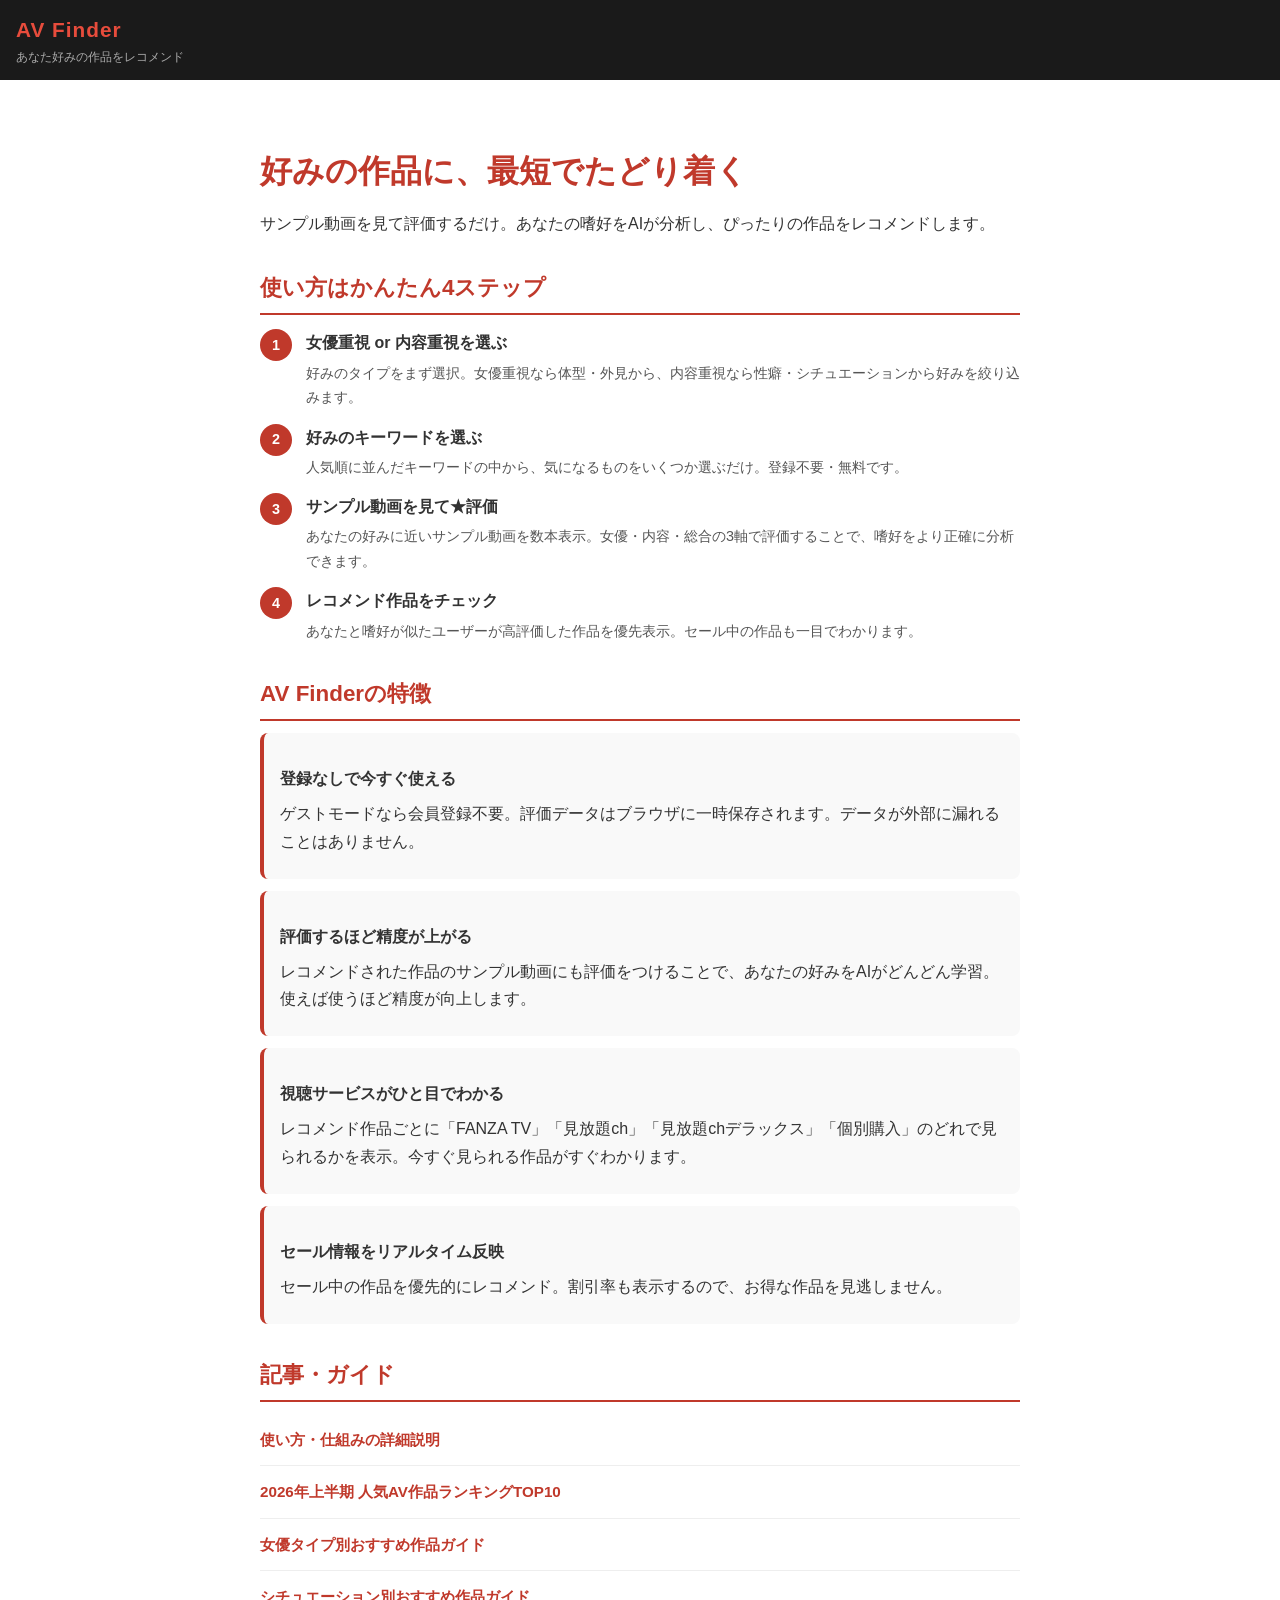
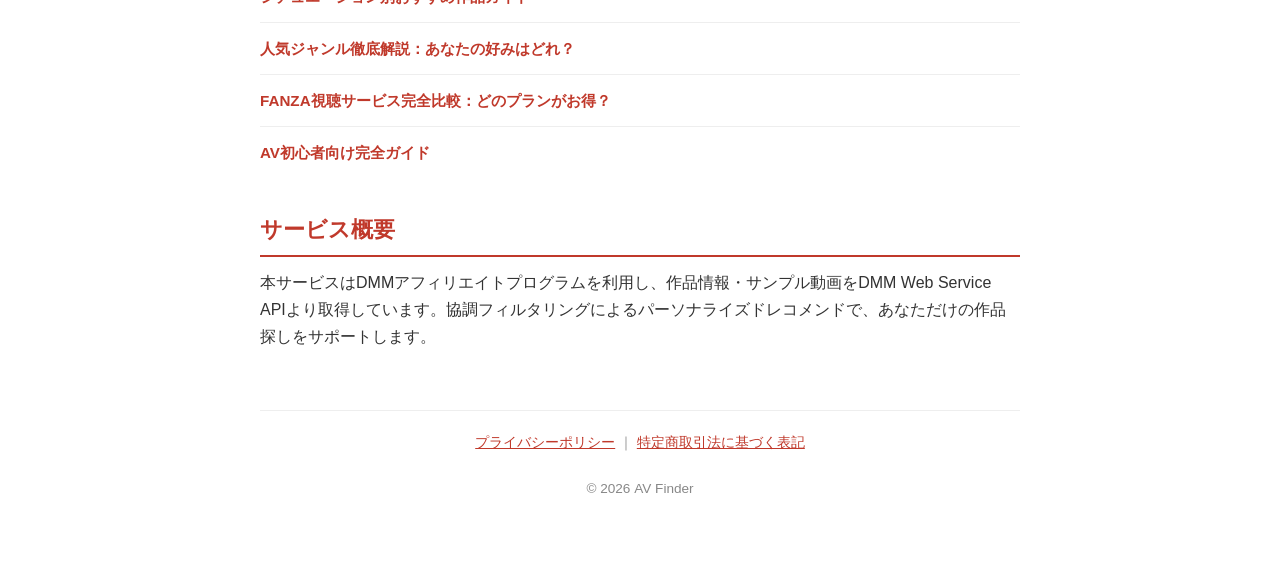
<file: index.html>
<!DOCTYPE html>
<html lang="ja">
<head>
  <meta charset="UTF-8">
  <meta name="viewport" content="width=device-width, initial-scale=1.0">
  <title>AV Finder - あなた好みの作品をレコメンド</title>
  <link rel="stylesheet" href="style.css">
</head>
<body>

<header>
  <a href="index.html">
    <span class="site-title">AV Finder</span>
    <span class="site-subtitle">あなた好みの作品をレコメンド</span>
  </a>
</header>

<div class="container">

  <h1>好みの作品に、最短でたどり着く</h1>
  <p>サンプル動画を見て評価するだけ。あなたの嗜好をAIが分析し、ぴったりの作品をレコメンドします。</p>

  <h2>使い方はかんたん4ステップ</h2>

  <div class="step">
    <div class="step-num">1</div>
    <div class="step-body">
      <h3>女優重視 or 内容重視を選ぶ</h3>
      <p>好みのタイプをまず選択。女優重視なら体型・外見から、内容重視なら性癖・シチュエーションから好みを絞り込みます。</p>
    </div>
  </div>

  <div class="step">
    <div class="step-num">2</div>
    <div class="step-body">
      <h3>好みのキーワードを選ぶ</h3>
      <p>人気順に並んだキーワードの中から、気になるものをいくつか選ぶだけ。登録不要・無料です。</p>
    </div>
  </div>

  <div class="step">
    <div class="step-num">3</div>
    <div class="step-body">
      <h3>サンプル動画を見て★評価</h3>
      <p>あなたの好みに近いサンプル動画を数本表示。女優・内容・総合の3軸で評価することで、嗜好をより正確に分析できます。</p>
    </div>
  </div>

  <div class="step">
    <div class="step-num">4</div>
    <div class="step-body">
      <h3>レコメンド作品をチェック</h3>
      <p>あなたと嗜好が似たユーザーが高評価した作品を優先表示。セール中の作品も一目でわかります。</p>
    </div>
  </div>

  <h2>AV Finderの特徴</h2>

  <div class="card card-accent">
    <h3>登録なしで今すぐ使える</h3>
    <p>ゲストモードなら会員登録不要。評価データはブラウザに一時保存されます。データが外部に漏れることはありません。</p>
  </div>

  <div class="card card-accent">
    <h3>評価するほど精度が上がる</h3>
    <p>レコメンドされた作品のサンプル動画にも評価をつけることで、あなたの好みをAIがどんどん学習。使えば使うほど精度が向上します。</p>
  </div>

  <div class="card card-accent">
    <h3>視聴サービスがひと目でわかる</h3>
    <p>レコメンド作品ごとに「FANZA TV」「見放題ch」「見放題chデラックス」「個別購入」のどれで見られるかを表示。今すぐ見られる作品がすぐわかります。</p>
  </div>

  <div class="card card-accent">
    <h3>セール情報をリアルタイム反映</h3>
    <p>セール中の作品を優先的にレコメンド。割引率も表示するので、お得な作品を見逃しません。</p>
  </div>

  <h2>記事・ガイド</h2>
  <ul class="article-list">
    <li><a href="how-it-works.html">使い方・仕組みの詳細説明</a></li>
    <li><a href="articles/ranking.html">2026年上半期 人気AV作品ランキングTOP10</a></li>
    <li><a href="articles/actress.html">女優タイプ別おすすめ作品ガイド</a></li>
    <li><a href="articles/situations.html">シチュエーション別おすすめ作品ガイド</a></li>
    <li><a href="articles/genres.html">人気ジャンル徹底解説：あなたの好みはどれ？</a></li>
    <li><a href="articles/services.html">FANZA視聴サービス完全比較：どのプランがお得？</a></li>
    <li><a href="articles/beginners.html">AV初心者向け完全ガイド</a></li>
  </ul>

  <h2>サービス概要</h2>
  <p>本サービスはDMMアフィリエイトプログラムを利用し、作品情報・サンプル動画をDMM Web Service APIより取得しています。協調フィルタリングによるパーソナライズドレコメンドで、あなただけの作品探しをサポートします。</p>

  <footer>
    <a href="privacy.html">プライバシーポリシー</a> ｜
    <a href="tokushoho.html">特定商取引法に基づく表記</a><br><br>
    &copy; 2026 AV Finder
  </footer>

</div>
</body>
</html>
</file>
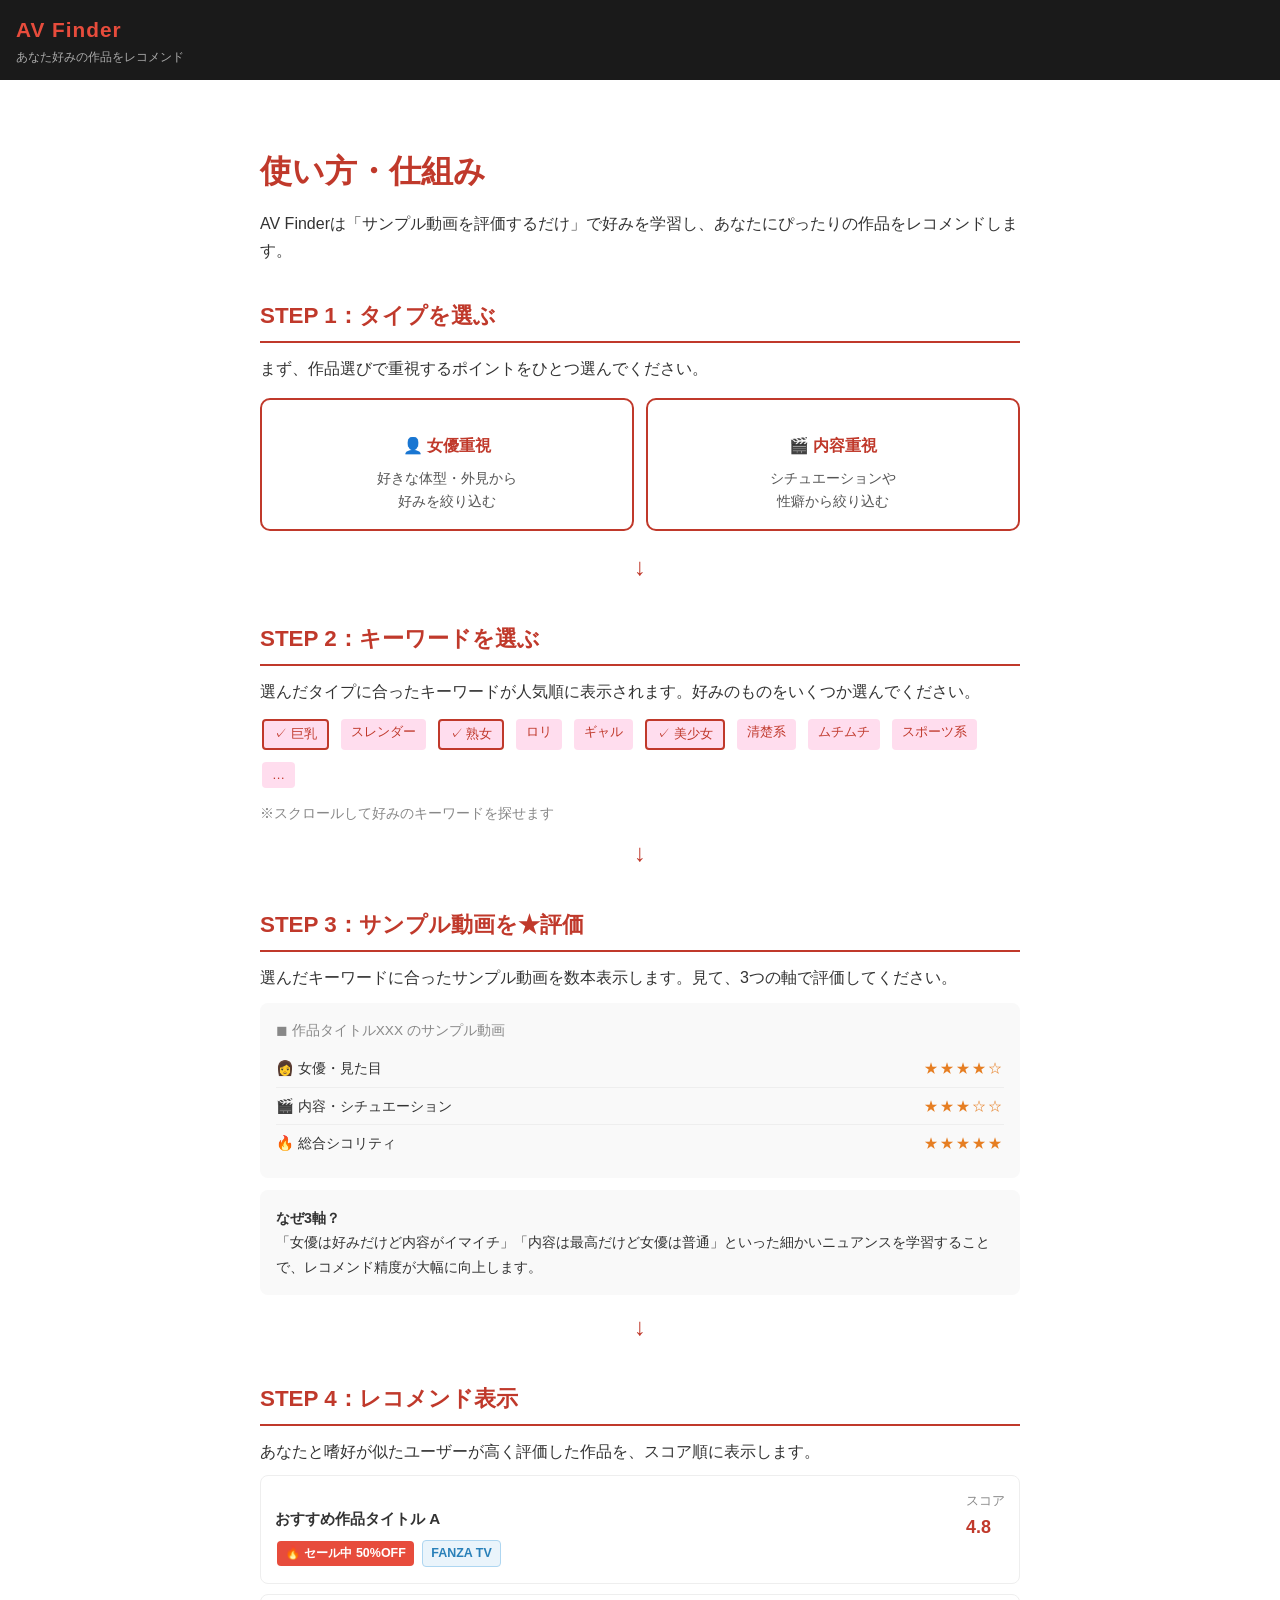
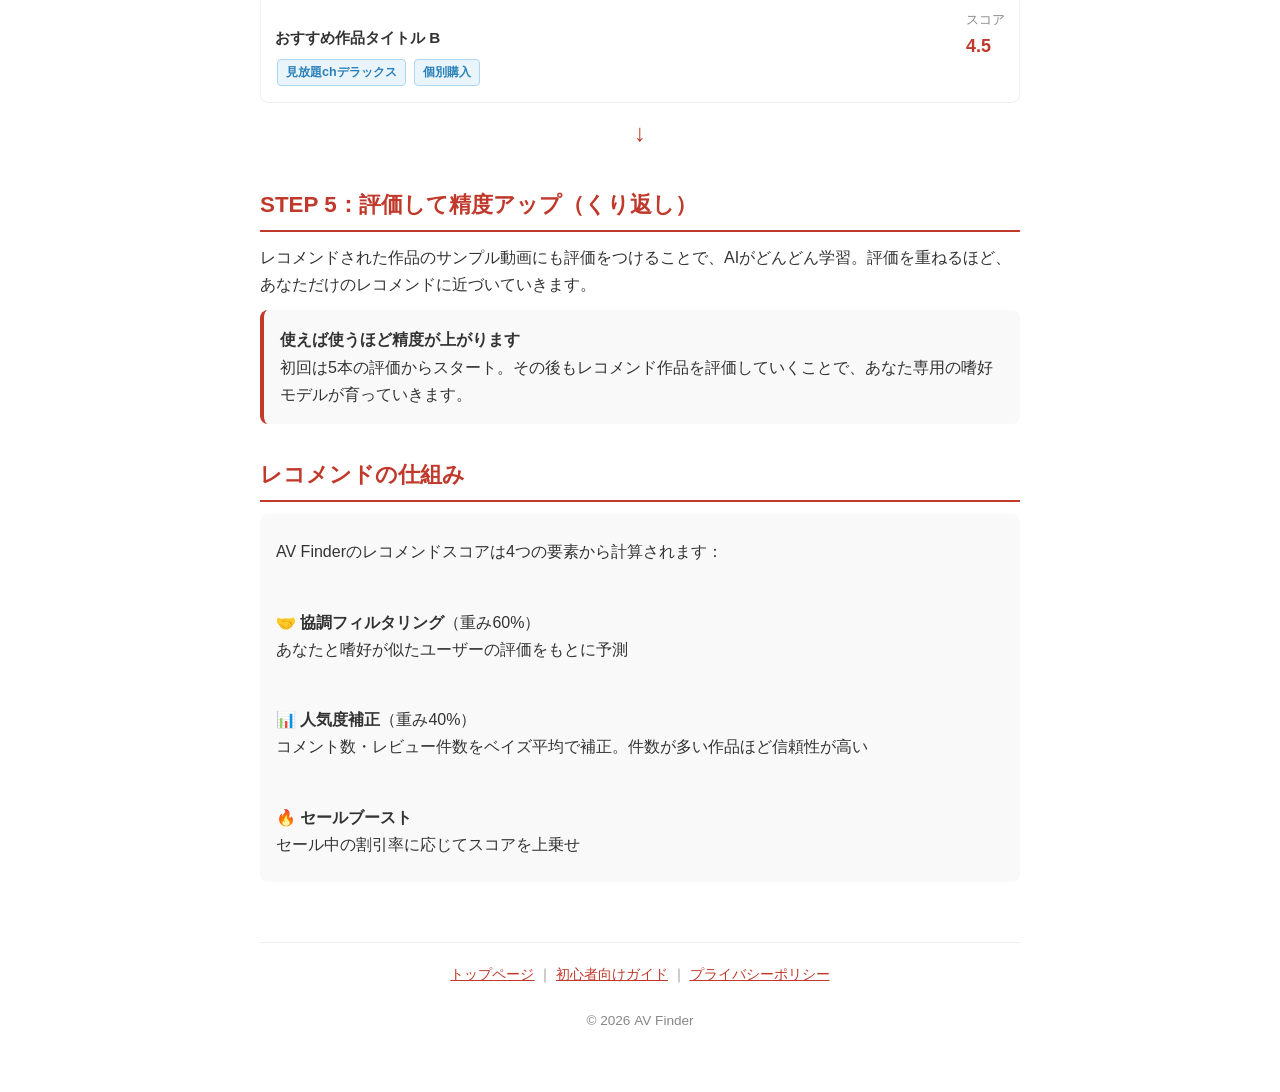
<file: how-it-works.html>
<!DOCTYPE html>
<html lang="ja">
<head>
  <meta charset="UTF-8">
  <meta name="viewport" content="width=device-width, initial-scale=1.0">
  <title>使い方・仕組み - AV Finder</title>
  <link rel="stylesheet" href="style.css">
  <style>
    .flow-arrow {
      text-align: center;
      font-size: 1.5em;
      color: #c0392b;
      margin: 4px 0;
    }
    .choice-box {
      display: flex;
      gap: 12px;
      margin: 16px 0;
    }
    .choice {
      flex: 1;
      border: 2px solid #c0392b;
      border-radius: 10px;
      padding: 16px;
      text-align: center;
    }
    .choice h3 { color: #c0392b; margin-bottom: 8px; font-size: 1em; }
    .choice p  { font-size: 0.85em; color: #555; margin: 0; }
    .keyword-demo {
      display: flex;
      flex-wrap: wrap;
      gap: 8px;
      margin: 12px 0;
    }
    .rating-demo {
      background: #f9f9f9;
      border-radius: 8px;
      padding: 16px;
      margin: 12px 0;
    }
    .rating-row {
      display: flex;
      justify-content: space-between;
      align-items: center;
      padding: 6px 0;
      border-bottom: 1px solid #eee;
      font-size: 0.9em;
    }
    .rating-row:last-child { border-bottom: none; }
    .stars { color: #e67e22; letter-spacing: 2px; }
    .rec-card {
      border: 1px solid #eee;
      border-radius: 8px;
      padding: 14px;
      margin: 10px 0;
      display: flex;
      justify-content: space-between;
      align-items: flex-start;
      gap: 12px;
    }
    .rec-info h3 { font-size: 0.95em; margin-bottom: 6px; }
    .rec-score { font-size: 0.8em; color: #888; }
    .rec-badges { margin-top: 6px; }
    @media (max-width: 480px) {
      .choice-box { flex-direction: column; }
    }
  </style>
</head>
<body>

<header>
  <a href="index.html">
    <span class="site-title">AV Finder</span>
    <span class="site-subtitle">あなた好みの作品をレコメンド</span>
  </a>
</header>

<div class="container">

  <h1>使い方・仕組み</h1>
  <p>AV Finderは「サンプル動画を評価するだけ」で好みを学習し、あなたにぴったりの作品をレコメンドします。</p>

  <!-- STEP 1 -->
  <h2>STEP 1：タイプを選ぶ</h2>
  <p>まず、作品選びで重視するポイントをひとつ選んでください。</p>

  <div class="choice-box">
    <div class="choice">
      <h3>👤 女優重視</h3>
      <p>好きな体型・外見から<br>好みを絞り込む</p>
    </div>
    <div class="choice">
      <h3>🎬 内容重視</h3>
      <p>シチュエーションや<br>性癖から絞り込む</p>
    </div>
  </div>

  <div class="flow-arrow">↓</div>

  <!-- STEP 2 -->
  <h2>STEP 2：キーワードを選ぶ</h2>
  <p>選んだタイプに合ったキーワードが人気順に表示されます。好みのものをいくつか選んでください。</p>

  <div class="keyword-demo">
    <span class="tag" style="background:#fde;border:2px solid #c0392b;">✓ 巨乳</span>
    <span class="tag">スレンダー</span>
    <span class="tag" style="background:#fde;border:2px solid #c0392b;">✓ 熟女</span>
    <span class="tag">ロリ</span>
    <span class="tag">ギャル</span>
    <span class="tag" style="background:#fde;border:2px solid #c0392b;">✓ 美少女</span>
    <span class="tag">清楚系</span>
    <span class="tag">ムチムチ</span>
    <span class="tag">スポーツ系</span>
    <span class="tag">…</span>
  </div>
  <p style="font-size:0.85em;color:#888;">※スクロールして好みのキーワードを探せます</p>

  <div class="flow-arrow">↓</div>

  <!-- STEP 3 -->
  <h2>STEP 3：サンプル動画を★評価</h2>
  <p>選んだキーワードに合ったサンプル動画を数本表示します。見て、3つの軸で評価してください。</p>

  <div class="rating-demo">
    <div style="font-size:0.85em;color:#888;margin-bottom:8px;">◼ 作品タイトルXXX のサンプル動画</div>
    <div class="rating-row">
      <span>👩 女優・見た目</span>
      <span class="stars">★★★★☆</span>
    </div>
    <div class="rating-row">
      <span>🎬 内容・シチュエーション</span>
      <span class="stars">★★★☆☆</span>
    </div>
    <div class="rating-row">
      <span>🔥 総合シコリティ</span>
      <span class="stars">★★★★★</span>
    </div>
  </div>

  <div class="card" style="font-size:0.9em;">
    <strong>なぜ3軸？</strong><br>
    「女優は好みだけど内容がイマイチ」「内容は最高だけど女優は普通」といった細かいニュアンスを学習することで、レコメンド精度が大幅に向上します。
  </div>

  <div class="flow-arrow">↓</div>

  <!-- STEP 4 -->
  <h2>STEP 4：レコメンド表示</h2>
  <p>あなたと嗜好が似たユーザーが高く評価した作品を、スコア順に表示します。</p>

  <div class="rec-card">
    <div class="rec-info">
      <h3>おすすめ作品タイトル A</h3>
      <div class="rec-badges">
        <span class="badge badge-sale">🔥 セール中 50%OFF</span>
        <span class="badge badge-service">FANZA TV</span>
      </div>
    </div>
    <div class="rec-score">スコア<br><strong style="font-size:1.4em;color:#c0392b;">4.8</strong></div>
  </div>

  <div class="rec-card">
    <div class="rec-info">
      <h3>おすすめ作品タイトル B</h3>
      <div class="rec-badges">
        <span class="badge badge-service">見放題chデラックス</span>
        <span class="badge badge-service">個別購入</span>
      </div>
    </div>
    <div class="rec-score">スコア<br><strong style="font-size:1.4em;color:#c0392b;">4.5</strong></div>
  </div>

  <div class="flow-arrow">↓</div>

  <!-- STEP 5 -->
  <h2>STEP 5：評価して精度アップ（くり返し）</h2>
  <p>レコメンドされた作品のサンプル動画にも評価をつけることで、AIがどんどん学習。評価を重ねるほど、あなただけのレコメンドに近づいていきます。</p>

  <div class="card card-accent">
    <strong>使えば使うほど精度が上がります</strong><br>
    初回は5本の評価からスタート。その後もレコメンド作品を評価していくことで、あなた専用の嗜好モデルが育っていきます。
  </div>

  <!-- レコメンドの仕組み -->
  <h2>レコメンドの仕組み</h2>
  <div class="card">
    <p>AV Finderのレコメンドスコアは4つの要素から計算されます：</p>
    <br>
    <p>🤝 <strong>協調フィルタリング</strong>（重み60%）<br>あなたと嗜好が似たユーザーの評価をもとに予測</p>
    <br>
    <p>📊 <strong>人気度補正</strong>（重み40%）<br>コメント数・レビュー件数をベイズ平均で補正。件数が多い作品ほど信頼性が高い</p>
    <br>
    <p>🔥 <strong>セールブースト</strong><br>セール中の割引率に応じてスコアを上乗せ</p>
  </div>

  <footer>
    <a href="index.html">トップページ</a> ｜
    <a href="articles/beginners.html">初心者向けガイド</a> ｜
    <a href="privacy.html">プライバシーポリシー</a><br><br>
    &copy; 2026 AV Finder
  </footer>

</div>
</body>
</html>
</file>
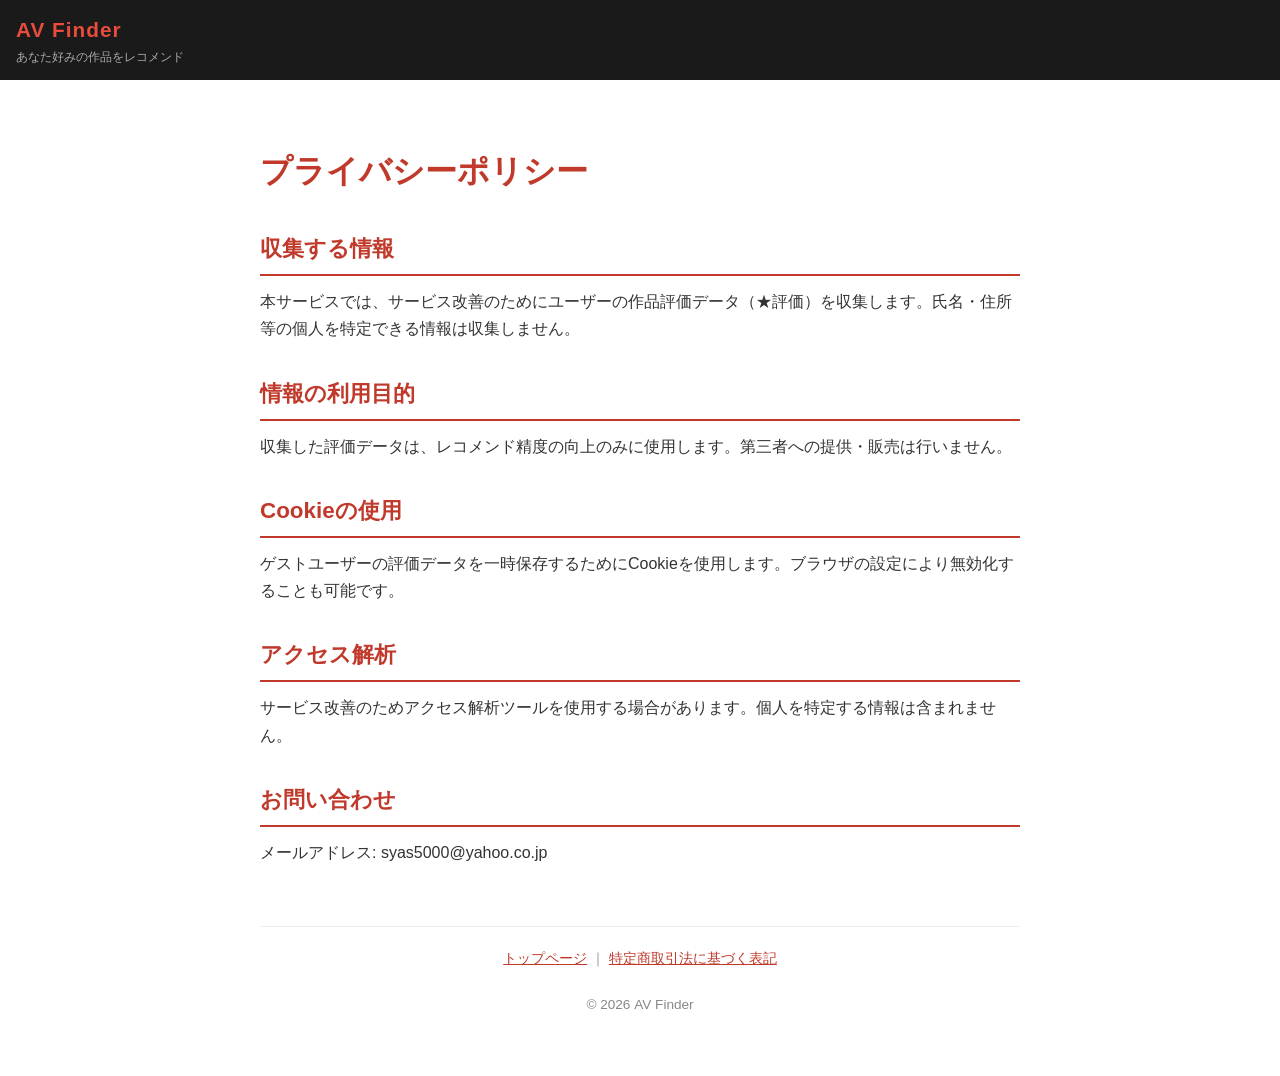
<file: privacy.html>
<!DOCTYPE html>
<html lang="ja">
<head>
  <meta charset="UTF-8">
  <meta name="viewport" content="width=device-width, initial-scale=1.0">
  <title>プライバシーポリシー - AV Finder</title>
  <link rel="stylesheet" href="style.css">
</head>
<body>

<header>
  <a href="index.html">
    <span class="site-title">AV Finder</span>
    <span class="site-subtitle">あなた好みの作品をレコメンド</span>
  </a>
</header>

<div class="container">

  <h1>プライバシーポリシー</h1>

  <h2>収集する情報</h2>
  <p>本サービスでは、サービス改善のためにユーザーの作品評価データ（★評価）を収集します。氏名・住所等の個人を特定できる情報は収集しません。</p>

  <h2>情報の利用目的</h2>
  <p>収集した評価データは、レコメンド精度の向上のみに使用します。第三者への提供・販売は行いません。</p>

  <h2>Cookieの使用</h2>
  <p>ゲストユーザーの評価データを一時保存するためにCookieを使用します。ブラウザの設定により無効化することも可能です。</p>

  <h2>アクセス解析</h2>
  <p>サービス改善のためアクセス解析ツールを使用する場合があります。個人を特定する情報は含まれません。</p>

  <h2>お問い合わせ</h2>
  <p>メールアドレス: syas5000@yahoo.co.jp</p>

  <footer>
    <a href="index.html">トップページ</a> ｜
    <a href="tokushoho.html">特定商取引法に基づく表記</a><br><br>
    &copy; 2026 AV Finder
  </footer>

</div>
</body>
</html>
</file>
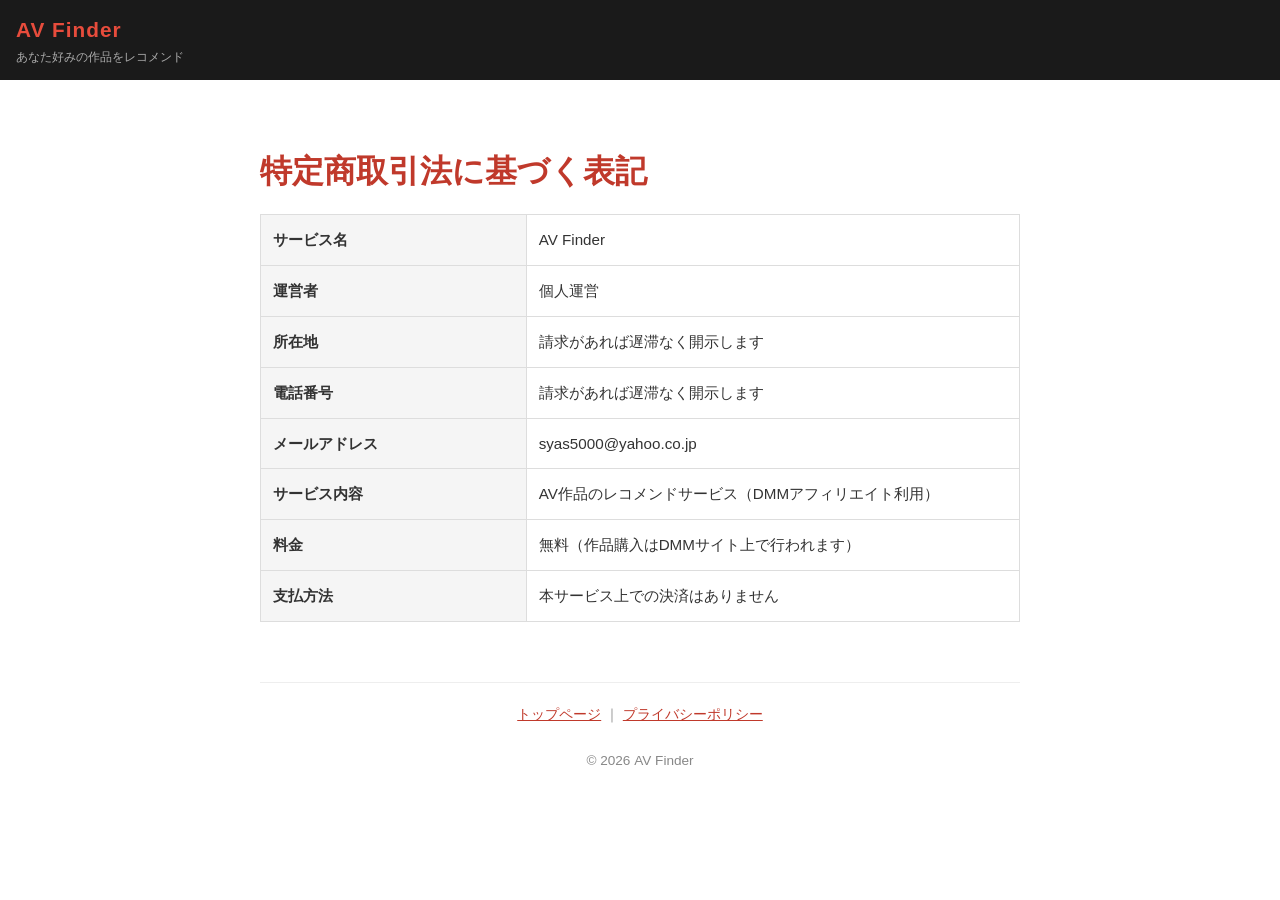
<file: tokushoho.html>
<!DOCTYPE html>
<html lang="ja">
<head>
  <meta charset="UTF-8">
  <meta name="viewport" content="width=device-width, initial-scale=1.0">
  <title>特定商取引法に基づく表記 - AV Finder</title>
  <link rel="stylesheet" href="style.css">
  <style>
    table { width: 100%; border-collapse: collapse; margin-top: 16px; }
    th, td { border: 1px solid #ddd; padding: 12px; text-align: left; vertical-align: top; font-size: 0.95em; }
    th { background: #f5f5f5; width: 35%; }
    @media (max-width: 480px) {
      th, td { display: block; width: 100%; }
      th { background: #f5f5f5; border-bottom: none; font-weight: bold; }
    }
  </style>
</head>
<body>

<header>
  <a href="index.html">
    <span class="site-title">AV Finder</span>
    <span class="site-subtitle">あなた好みの作品をレコメンド</span>
  </a>
</header>

<div class="container">

  <h1>特定商取引法に基づく表記</h1>

  <table>
    <tr><th>サービス名</th><td>AV Finder</td></tr>
    <tr><th>運営者</th><td>個人運営</td></tr>
    <tr><th>所在地</th><td>請求があれば遅滞なく開示します</td></tr>
    <tr><th>電話番号</th><td>請求があれば遅滞なく開示します</td></tr>
    <tr><th>メールアドレス</th><td>syas5000@yahoo.co.jp</td></tr>
    <tr><th>サービス内容</th><td>AV作品のレコメンドサービス（DMMアフィリエイト利用）</td></tr>
    <tr><th>料金</th><td>無料（作品購入はDMMサイト上で行われます）</td></tr>
    <tr><th>支払方法</th><td>本サービス上での決済はありません</td></tr>
  </table>

  <footer>
    <a href="index.html">トップページ</a> ｜
    <a href="privacy.html">プライバシーポリシー</a><br><br>
    &copy; 2026 AV Finder
  </footer>

</div>
</body>
</html>
</file>
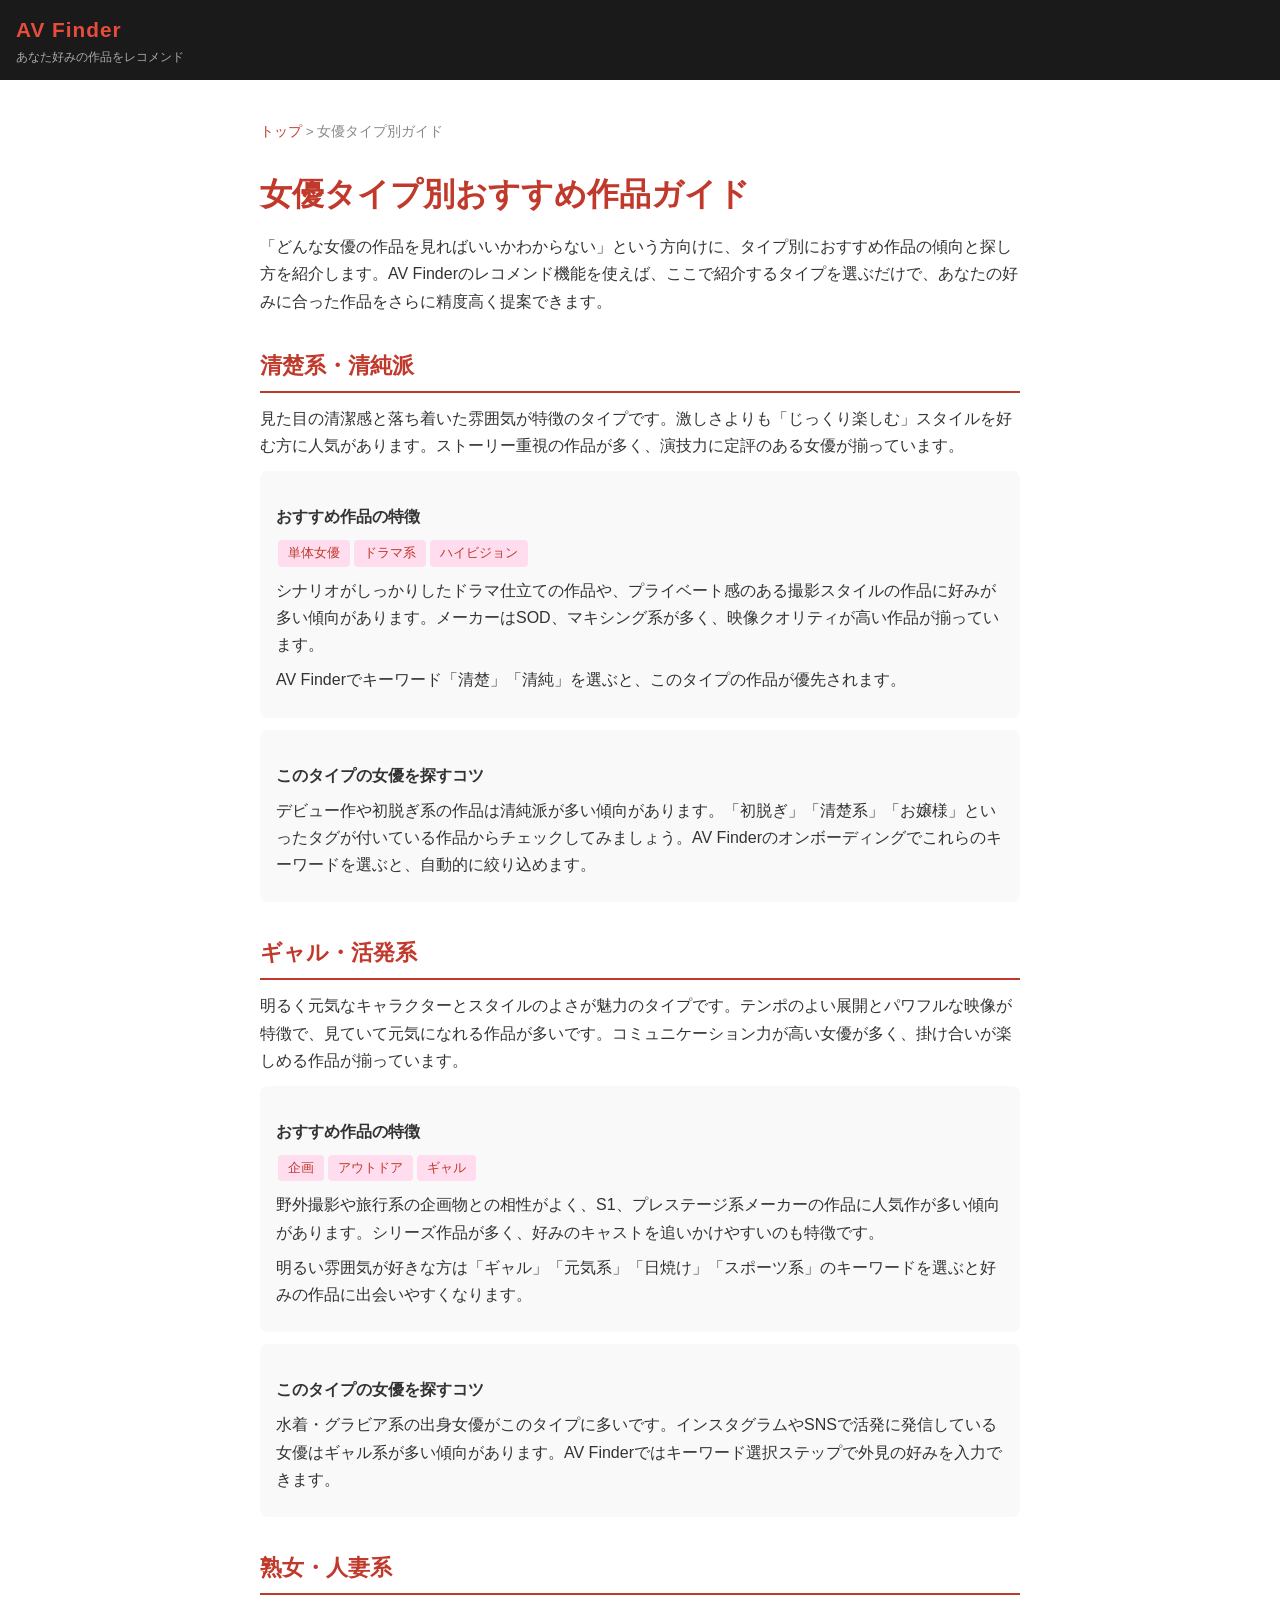
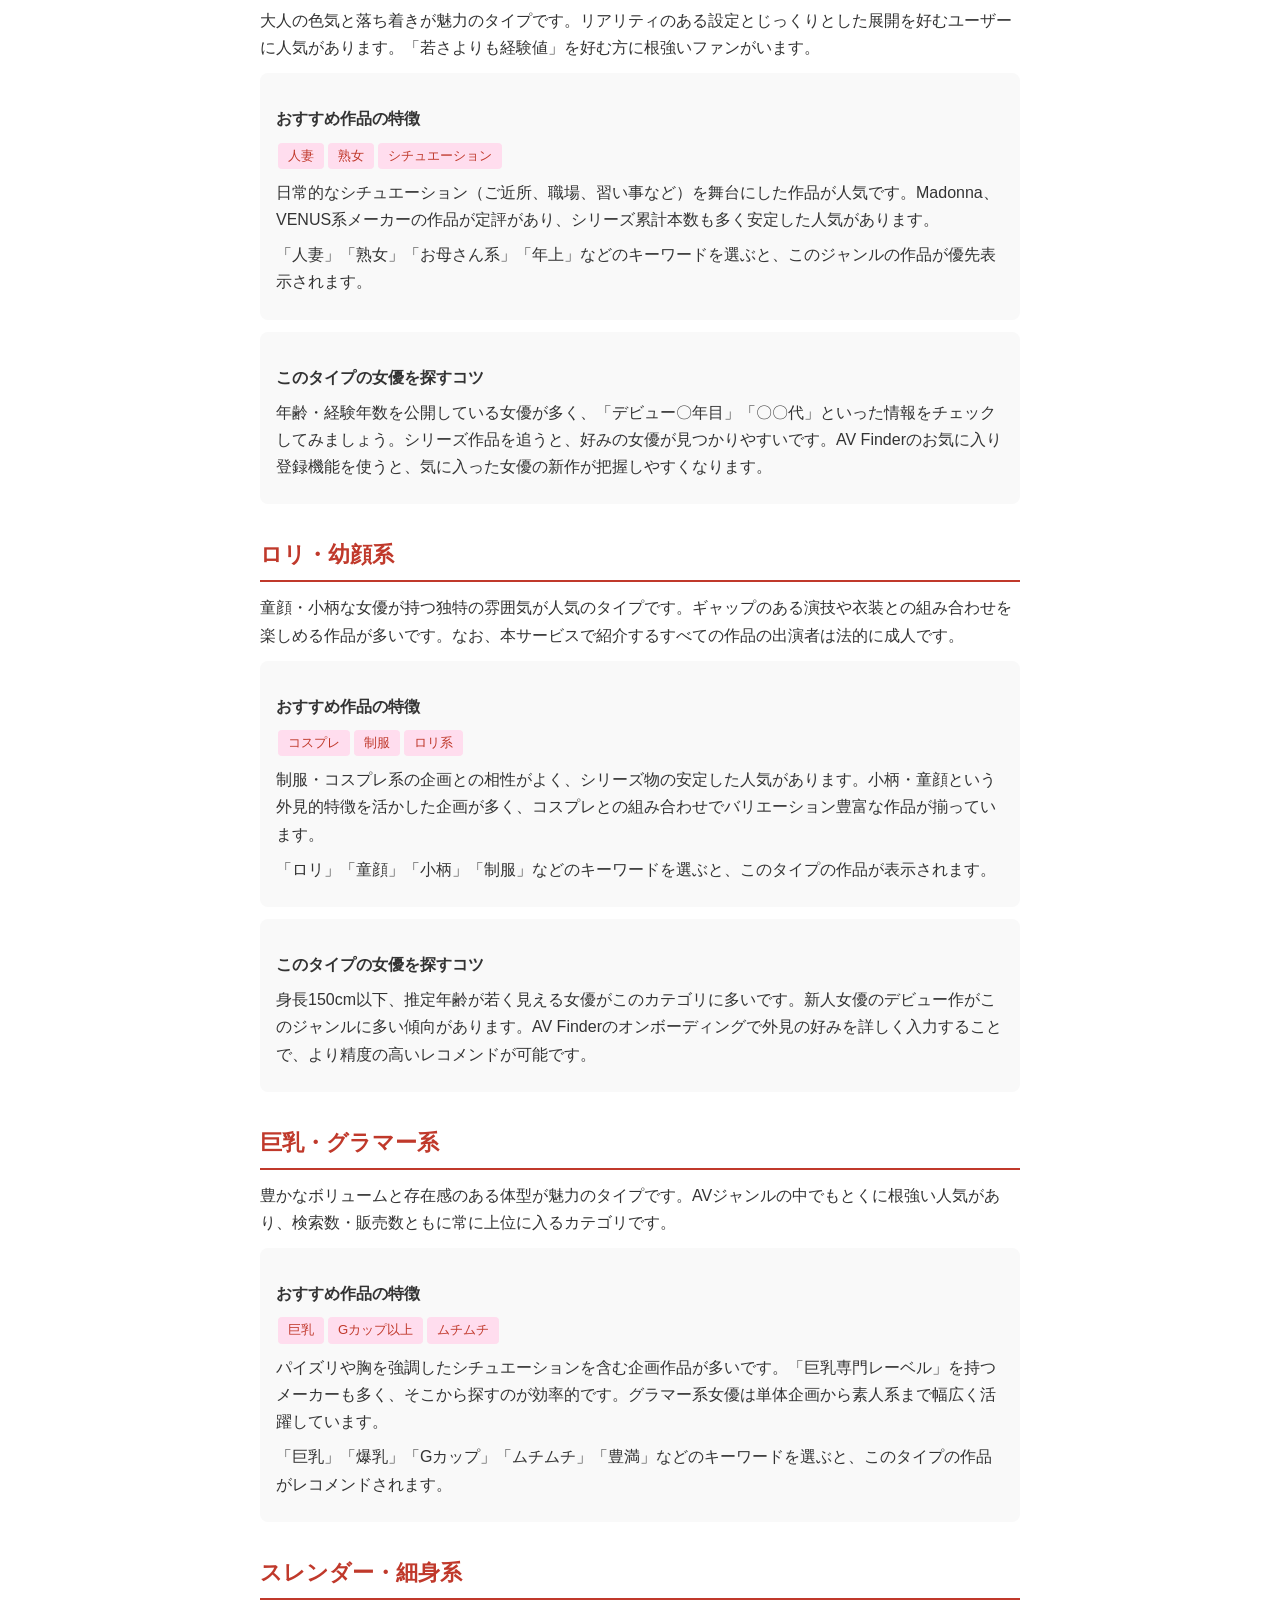
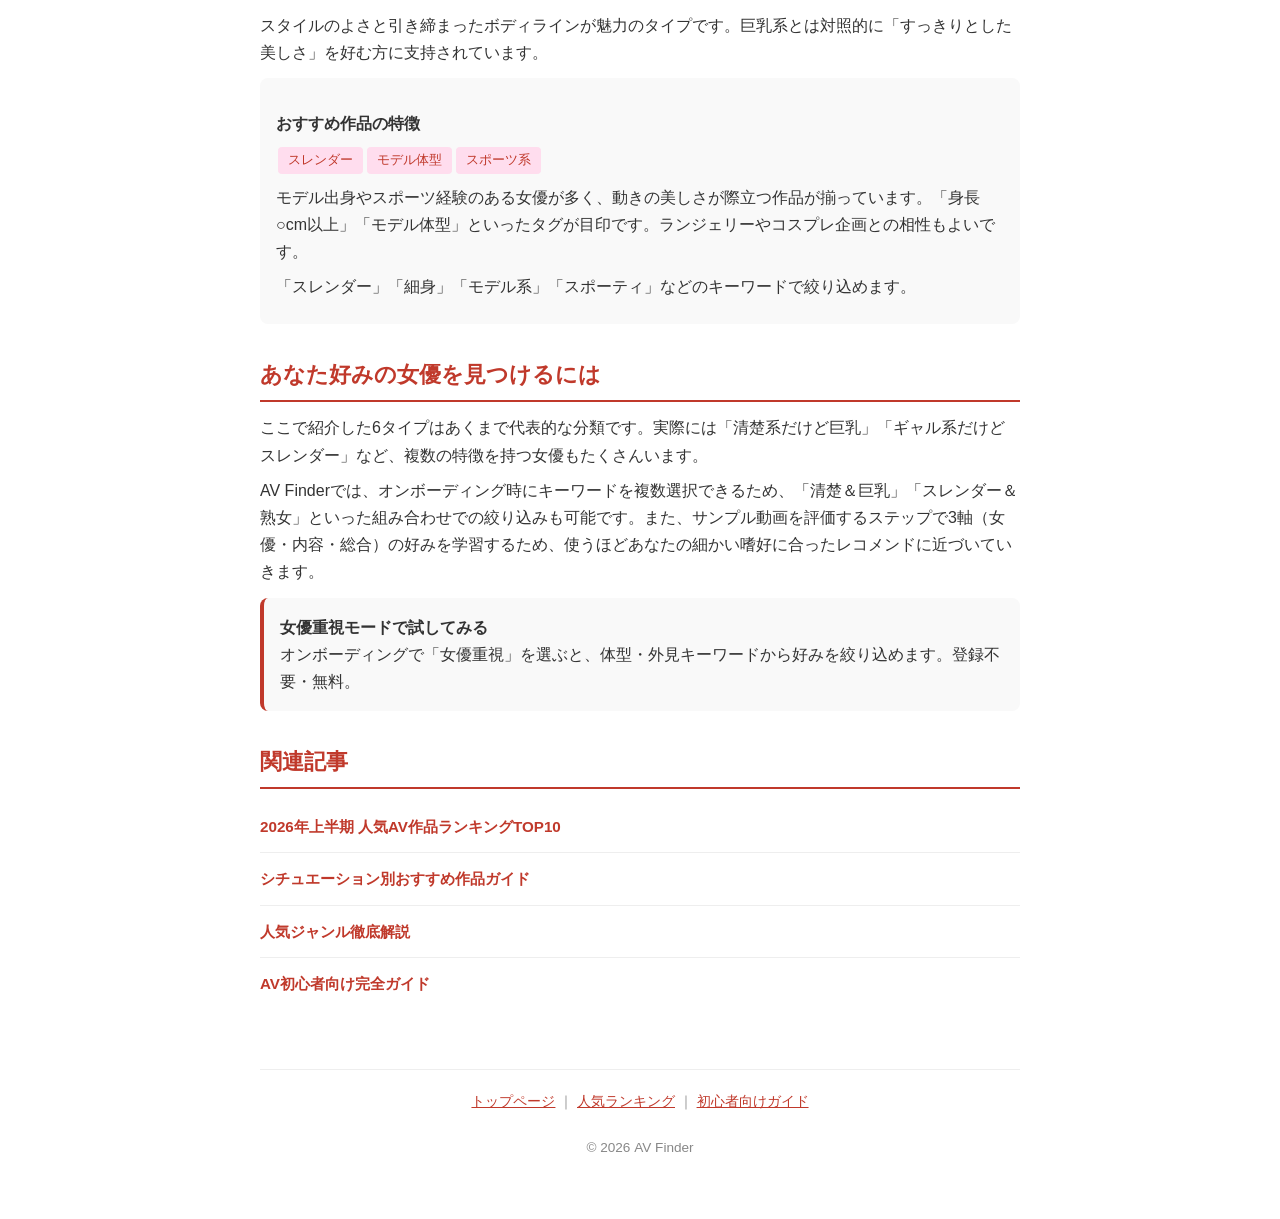
<file: articles/actress.html>
<!DOCTYPE html>
<html lang="ja">
<head>
  <meta charset="UTF-8">
  <meta name="viewport" content="width=device-width, initial-scale=1.0">
  <title>女優タイプ別おすすめ作品ガイド - AV Finder</title>
  <link rel="stylesheet" href="../style.css">
</head>
<body>

<header>
  <a href="../index.html">
    <span class="site-title">AV Finder</span>
    <span class="site-subtitle">あなた好みの作品をレコメンド</span>
  </a>
</header>

<div class="container">
  <nav class="breadcrumb"><a href="../index.html">トップ</a> &gt; 女優タイプ別ガイド</nav>

  <h1>女優タイプ別おすすめ作品ガイド</h1>
  <p>「どんな女優の作品を見ればいいかわからない」という方向けに、タイプ別におすすめ作品の傾向と探し方を紹介します。AV Finderのレコメンド機能を使えば、ここで紹介するタイプを選ぶだけで、あなたの好みに合った作品をさらに精度高く提案できます。</p>

  <h2>清楚系・清純派</h2>
  <p>見た目の清潔感と落ち着いた雰囲気が特徴のタイプです。激しさよりも「じっくり楽しむ」スタイルを好む方に人気があります。ストーリー重視の作品が多く、演技力に定評のある女優が揃っています。</p>
  <div class="card">
    <h3>おすすめ作品の特徴</h3>
    <p><span class="tag">単体女優</span><span class="tag">ドラマ系</span><span class="tag">ハイビジョン</span></p>
    <p>シナリオがしっかりしたドラマ仕立ての作品や、プライベート感のある撮影スタイルの作品に好みが多い傾向があります。メーカーはSOD、マキシング系が多く、映像クオリティが高い作品が揃っています。</p>
    <p>AV Finderでキーワード「清楚」「清純」を選ぶと、このタイプの作品が優先されます。</p>
  </div>
  <div class="card">
    <h3>このタイプの女優を探すコツ</h3>
    <p>デビュー作や初脱ぎ系の作品は清純派が多い傾向があります。「初脱ぎ」「清楚系」「お嬢様」といったタグが付いている作品からチェックしてみましょう。AV Finderのオンボーディングでこれらのキーワードを選ぶと、自動的に絞り込めます。</p>
  </div>

  <h2>ギャル・活発系</h2>
  <p>明るく元気なキャラクターとスタイルのよさが魅力のタイプです。テンポのよい展開とパワフルな映像が特徴で、見ていて元気になれる作品が多いです。コミュニケーション力が高い女優が多く、掛け合いが楽しめる作品が揃っています。</p>
  <div class="card">
    <h3>おすすめ作品の特徴</h3>
    <p><span class="tag">企画</span><span class="tag">アウトドア</span><span class="tag">ギャル</span></p>
    <p>野外撮影や旅行系の企画物との相性がよく、S1、プレステージ系メーカーの作品に人気作が多い傾向があります。シリーズ作品が多く、好みのキャストを追いかけやすいのも特徴です。</p>
    <p>明るい雰囲気が好きな方は「ギャル」「元気系」「日焼け」「スポーツ系」のキーワードを選ぶと好みの作品に出会いやすくなります。</p>
  </div>
  <div class="card">
    <h3>このタイプの女優を探すコツ</h3>
    <p>水着・グラビア系の出身女優がこのタイプに多いです。インスタグラムやSNSで活発に発信している女優はギャル系が多い傾向があります。AV Finderではキーワード選択ステップで外見の好みを入力できます。</p>
  </div>

  <h2>熟女・人妻系</h2>
  <p>大人の色気と落ち着きが魅力のタイプです。リアリティのある設定とじっくりとした展開を好むユーザーに人気があります。「若さよりも経験値」を好む方に根強いファンがいます。</p>
  <div class="card">
    <h3>おすすめ作品の特徴</h3>
    <p><span class="tag">人妻</span><span class="tag">熟女</span><span class="tag">シチュエーション</span></p>
    <p>日常的なシチュエーション（ご近所、職場、習い事など）を舞台にした作品が人気です。Madonna、VENUS系メーカーの作品が定評があり、シリーズ累計本数も多く安定した人気があります。</p>
    <p>「人妻」「熟女」「お母さん系」「年上」などのキーワードを選ぶと、このジャンルの作品が優先表示されます。</p>
  </div>
  <div class="card">
    <h3>このタイプの女優を探すコツ</h3>
    <p>年齢・経験年数を公開している女優が多く、「デビュー〇年目」「〇〇代」といった情報をチェックしてみましょう。シリーズ作品を追うと、好みの女優が見つかりやすいです。AV Finderのお気に入り登録機能を使うと、気に入った女優の新作が把握しやすくなります。</p>
  </div>

  <h2>ロリ・幼顔系</h2>
  <p>童顔・小柄な女優が持つ独特の雰囲気が人気のタイプです。ギャップのある演技や衣装との組み合わせを楽しめる作品が多いです。なお、本サービスで紹介するすべての作品の出演者は法的に成人です。</p>
  <div class="card">
    <h3>おすすめ作品の特徴</h3>
    <p><span class="tag">コスプレ</span><span class="tag">制服</span><span class="tag">ロリ系</span></p>
    <p>制服・コスプレ系の企画との相性がよく、シリーズ物の安定した人気があります。小柄・童顔という外見的特徴を活かした企画が多く、コスプレとの組み合わせでバリエーション豊富な作品が揃っています。</p>
    <p>「ロリ」「童顔」「小柄」「制服」などのキーワードを選ぶと、このタイプの作品が表示されます。</p>
  </div>
  <div class="card">
    <h3>このタイプの女優を探すコツ</h3>
    <p>身長150cm以下、推定年齢が若く見える女優がこのカテゴリに多いです。新人女優のデビュー作がこのジャンルに多い傾向があります。AV Finderのオンボーディングで外見の好みを詳しく入力することで、より精度の高いレコメンドが可能です。</p>
  </div>

  <h2>巨乳・グラマー系</h2>
  <p>豊かなボリュームと存在感のある体型が魅力のタイプです。AVジャンルの中でもとくに根強い人気があり、検索数・販売数ともに常に上位に入るカテゴリです。</p>
  <div class="card">
    <h3>おすすめ作品の特徴</h3>
    <p><span class="tag">巨乳</span><span class="tag">Gカップ以上</span><span class="tag">ムチムチ</span></p>
    <p>パイズリや胸を強調したシチュエーションを含む企画作品が多いです。「巨乳専門レーベル」を持つメーカーも多く、そこから探すのが効率的です。グラマー系女優は単体企画から素人系まで幅広く活躍しています。</p>
    <p>「巨乳」「爆乳」「Gカップ」「ムチムチ」「豊満」などのキーワードを選ぶと、このタイプの作品がレコメンドされます。</p>
  </div>

  <h2>スレンダー・細身系</h2>
  <p>スタイルのよさと引き締まったボディラインが魅力のタイプです。巨乳系とは対照的に「すっきりとした美しさ」を好む方に支持されています。</p>
  <div class="card">
    <h3>おすすめ作品の特徴</h3>
    <p><span class="tag">スレンダー</span><span class="tag">モデル体型</span><span class="tag">スポーツ系</span></p>
    <p>モデル出身やスポーツ経験のある女優が多く、動きの美しさが際立つ作品が揃っています。「身長○cm以上」「モデル体型」といったタグが目印です。ランジェリーやコスプレ企画との相性もよいです。</p>
    <p>「スレンダー」「細身」「モデル系」「スポーティ」などのキーワードで絞り込めます。</p>
  </div>

  <h2>あなた好みの女優を見つけるには</h2>
  <p>ここで紹介した6タイプはあくまで代表的な分類です。実際には「清楚系だけど巨乳」「ギャル系だけどスレンダー」など、複数の特徴を持つ女優もたくさんいます。</p>
  <p>AV Finderでは、オンボーディング時にキーワードを複数選択できるため、「清楚＆巨乳」「スレンダー＆熟女」といった組み合わせでの絞り込みも可能です。また、サンプル動画を評価するステップで3軸（女優・内容・総合）の好みを学習するため、使うほどあなたの細かい嗜好に合ったレコメンドに近づいていきます。</p>

  <div class="card card-accent">
    <strong>女優重視モードで試してみる</strong><br>
    オンボーディングで「女優重視」を選ぶと、体型・外見キーワードから好みを絞り込めます。登録不要・無料。
  </div>

  <h2>関連記事</h2>
  <ul class="article-list">
    <li><a href="ranking.html">2026年上半期 人気AV作品ランキングTOP10</a></li>
    <li><a href="situations.html">シチュエーション別おすすめ作品ガイド</a></li>
    <li><a href="genres.html">人気ジャンル徹底解説</a></li>
    <li><a href="beginners.html">AV初心者向け完全ガイド</a></li>
  </ul>

  <footer>
    <a href="../index.html">トップページ</a> ｜
    <a href="ranking.html">人気ランキング</a> ｜
    <a href="beginners.html">初心者向けガイド</a><br><br>
    &copy; 2026 AV Finder
  </footer>

</div>
</body>
</html>
</file>
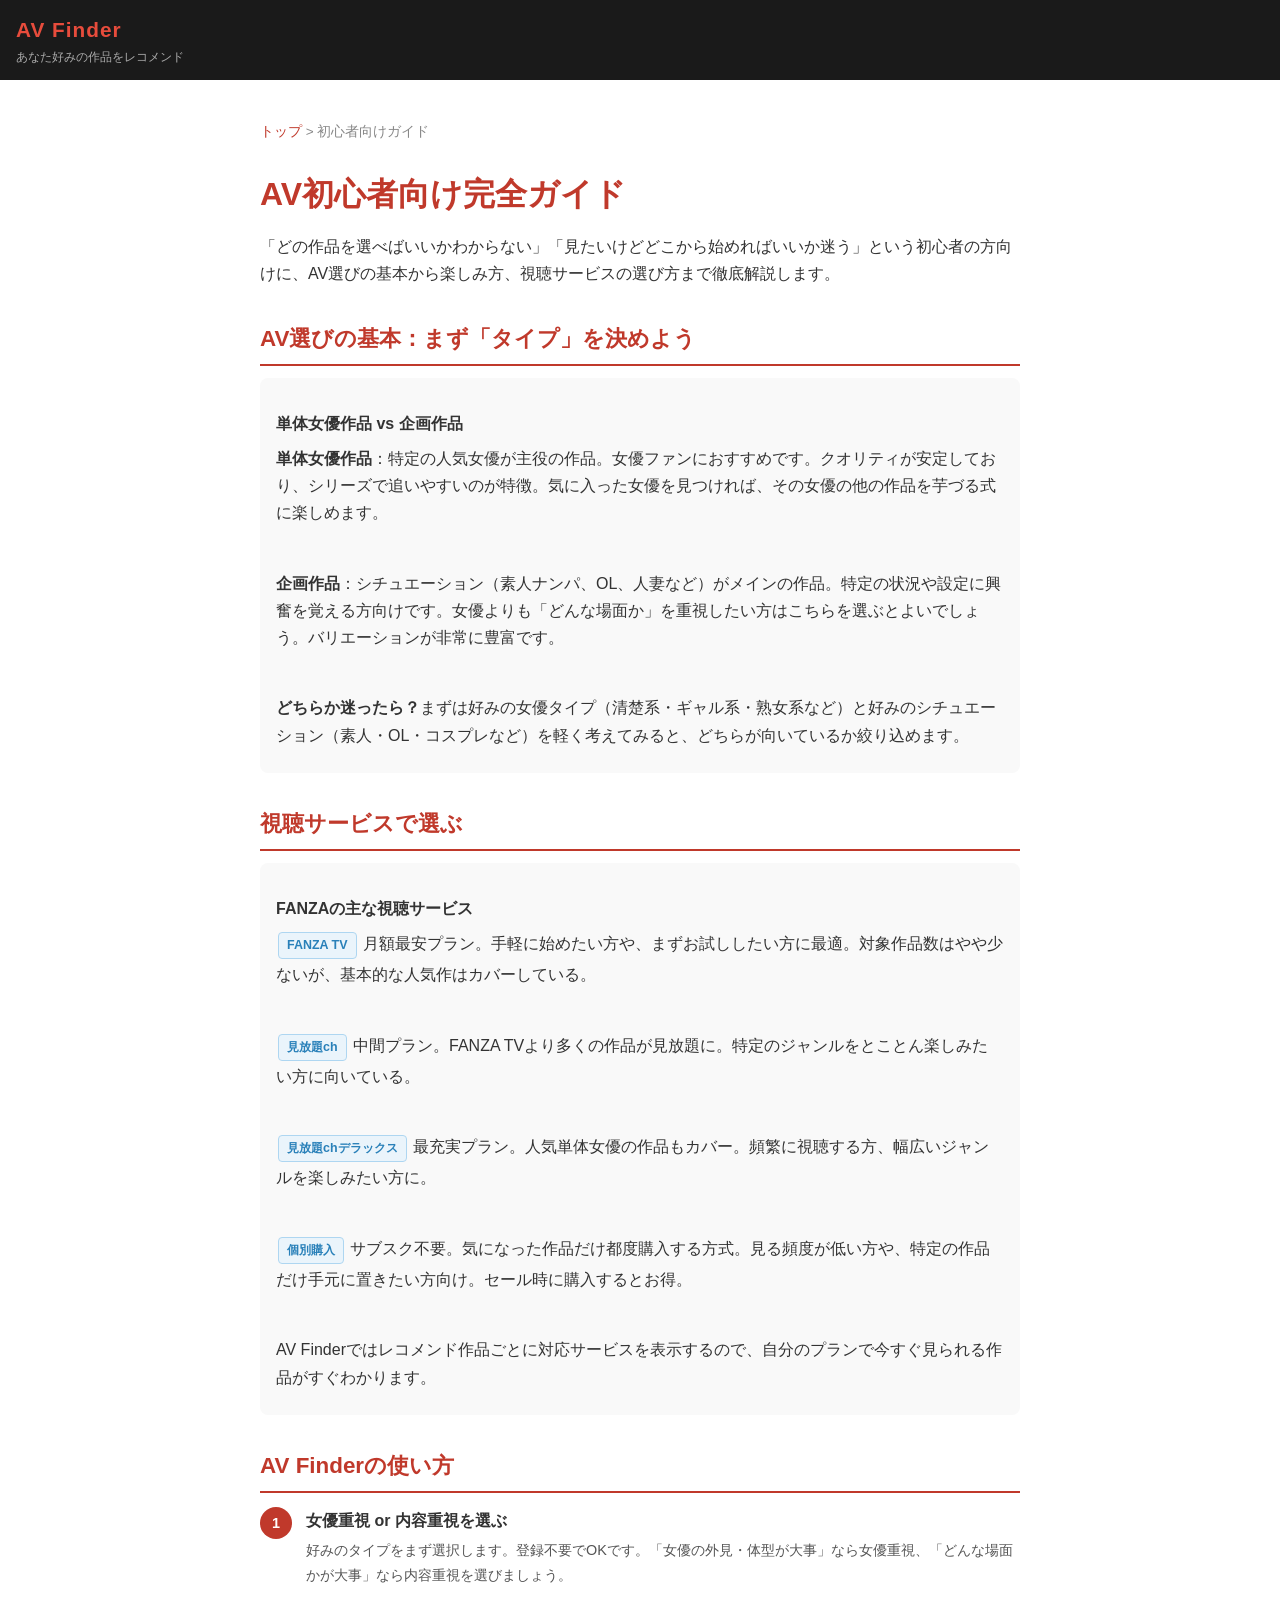
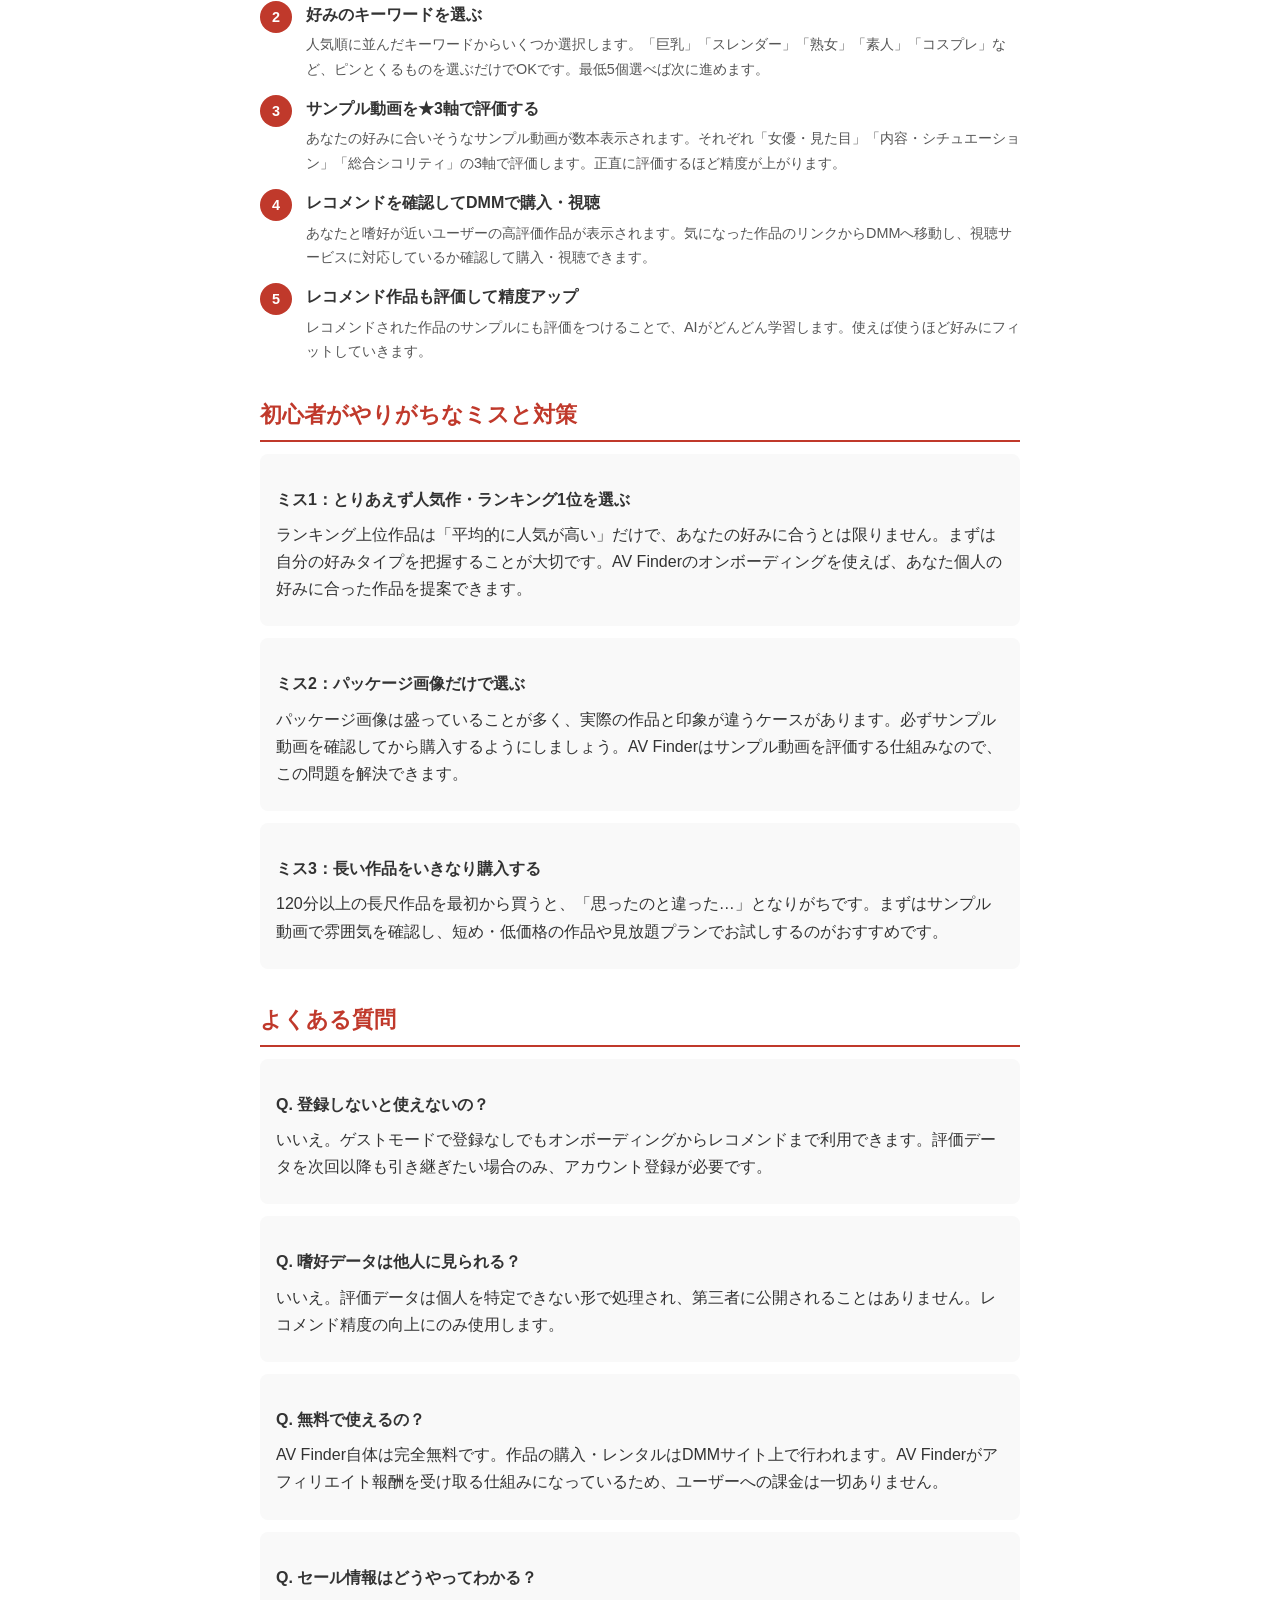
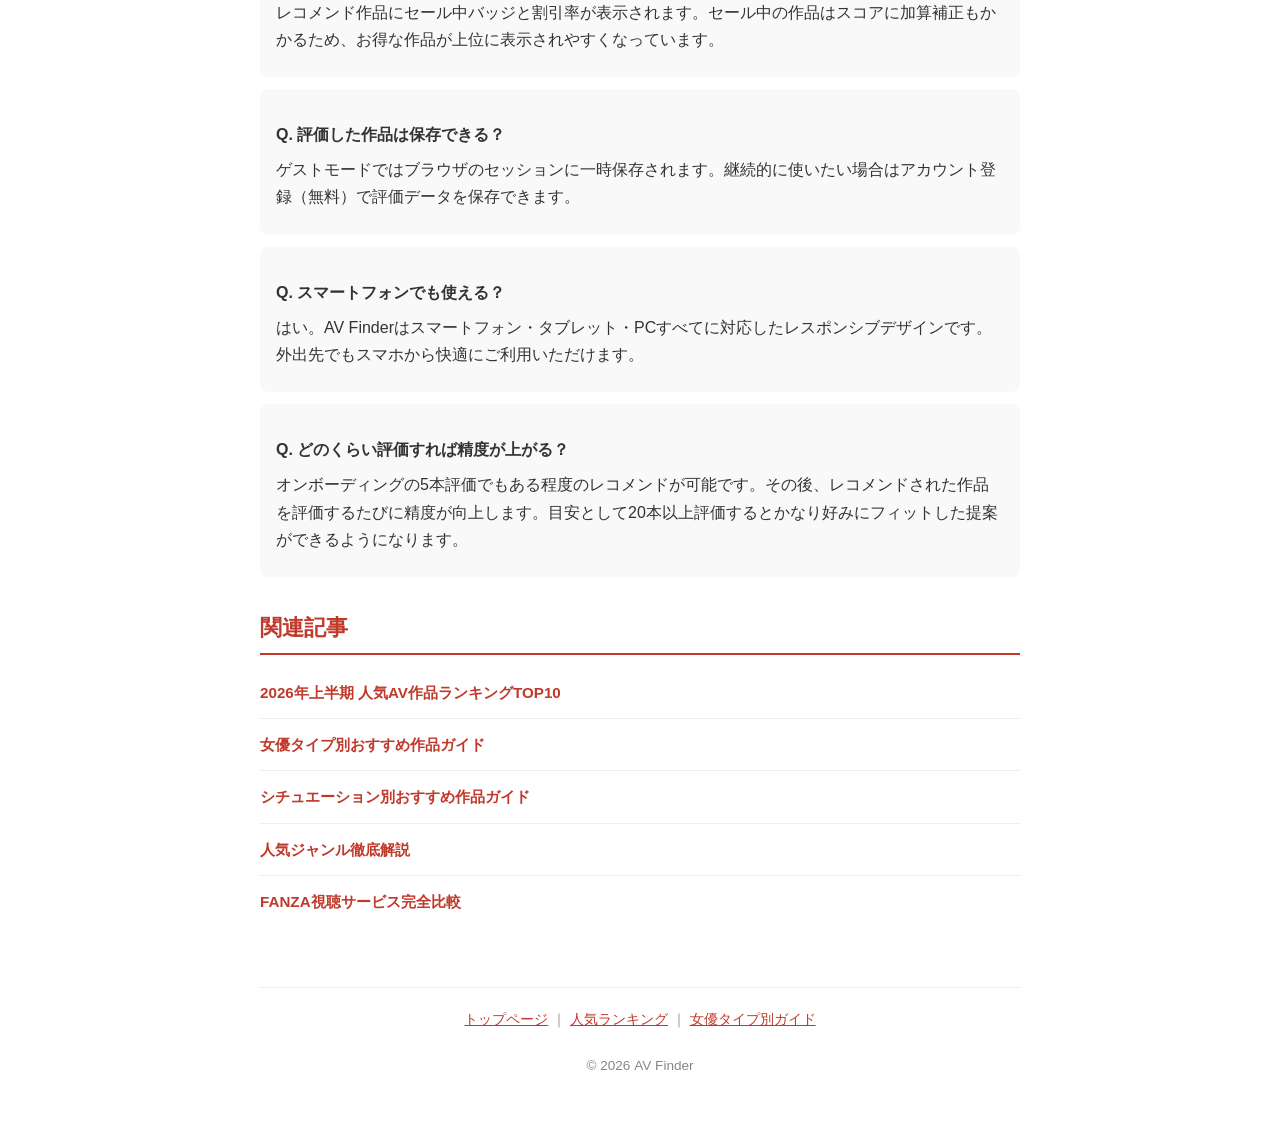
<file: articles/beginners.html>
<!DOCTYPE html>
<html lang="ja">
<head>
  <meta charset="UTF-8">
  <meta name="viewport" content="width=device-width, initial-scale=1.0">
  <title>AV初心者向け完全ガイド - AV Finder</title>
  <link rel="stylesheet" href="../style.css">
</head>
<body>

<header>
  <a href="../index.html">
    <span class="site-title">AV Finder</span>
    <span class="site-subtitle">あなた好みの作品をレコメンド</span>
  </a>
</header>

<div class="container">
  <nav class="breadcrumb"><a href="../index.html">トップ</a> &gt; 初心者向けガイド</nav>

  <h1>AV初心者向け完全ガイド</h1>
  <p>「どの作品を選べばいいかわからない」「見たいけどどこから始めればいいか迷う」という初心者の方向けに、AV選びの基本から楽しみ方、視聴サービスの選び方まで徹底解説します。</p>

  <h2>AV選びの基本：まず「タイプ」を決めよう</h2>

  <div class="card">
    <h3>単体女優作品 vs 企画作品</h3>
    <p><strong>単体女優作品</strong>：特定の人気女優が主役の作品。女優ファンにおすすめです。クオリティが安定しており、シリーズで追いやすいのが特徴。気に入った女優を見つければ、その女優の他の作品を芋づる式に楽しめます。</p>
    <br>
    <p><strong>企画作品</strong>：シチュエーション（素人ナンパ、OL、人妻など）がメインの作品。特定の状況や設定に興奮を覚える方向けです。女優よりも「どんな場面か」を重視したい方はこちらを選ぶとよいでしょう。バリエーションが非常に豊富です。</p>
    <br>
    <p><strong>どちらか迷ったら？</strong>まずは好みの女優タイプ（清楚系・ギャル系・熟女系など）と好みのシチュエーション（素人・OL・コスプレなど）を軽く考えてみると、どちらが向いているか絞り込めます。</p>
  </div>

  <h2>視聴サービスで選ぶ</h2>

  <div class="card">
    <h3>FANZAの主な視聴サービス</h3>
    <p><span class="badge badge-service">FANZA TV</span> 月額最安プラン。手軽に始めたい方や、まずお試ししたい方に最適。対象作品数はやや少ないが、基本的な人気作はカバーしている。</p>
    <br>
    <p><span class="badge badge-service">見放題ch</span> 中間プラン。FANZA TVより多くの作品が見放題に。特定のジャンルをとことん楽しみたい方に向いている。</p>
    <br>
    <p><span class="badge badge-service">見放題chデラックス</span> 最充実プラン。人気単体女優の作品もカバー。頻繁に視聴する方、幅広いジャンルを楽しみたい方に。</p>
    <br>
    <p><span class="badge badge-service">個別購入</span> サブスク不要。気になった作品だけ都度購入する方式。見る頻度が低い方や、特定の作品だけ手元に置きたい方向け。セール時に購入するとお得。</p>
    <br>
    <p>AV Finderではレコメンド作品ごとに対応サービスを表示するので、自分のプランで今すぐ見られる作品がすぐわかります。</p>
  </div>

  <h2>AV Finderの使い方</h2>

  <div class="step">
    <div class="step-num">1</div>
    <div class="step-body">
      <h3>女優重視 or 内容重視を選ぶ</h3>
      <p>好みのタイプをまず選択します。登録不要でOKです。「女優の外見・体型が大事」なら女優重視、「どんな場面かが大事」なら内容重視を選びましょう。</p>
    </div>
  </div>

  <div class="step">
    <div class="step-num">2</div>
    <div class="step-body">
      <h3>好みのキーワードを選ぶ</h3>
      <p>人気順に並んだキーワードからいくつか選択します。「巨乳」「スレンダー」「熟女」「素人」「コスプレ」など、ピンとくるものを選ぶだけでOKです。最低5個選べば次に進めます。</p>
    </div>
  </div>

  <div class="step">
    <div class="step-num">3</div>
    <div class="step-body">
      <h3>サンプル動画を★3軸で評価する</h3>
      <p>あなたの好みに合いそうなサンプル動画が数本表示されます。それぞれ「女優・見た目」「内容・シチュエーション」「総合シコリティ」の3軸で評価します。正直に評価するほど精度が上がります。</p>
    </div>
  </div>

  <div class="step">
    <div class="step-num">4</div>
    <div class="step-body">
      <h3>レコメンドを確認してDMMで購入・視聴</h3>
      <p>あなたと嗜好が近いユーザーの高評価作品が表示されます。気になった作品のリンクからDMMへ移動し、視聴サービスに対応しているか確認して購入・視聴できます。</p>
    </div>
  </div>

  <div class="step">
    <div class="step-num">5</div>
    <div class="step-body">
      <h3>レコメンド作品も評価して精度アップ</h3>
      <p>レコメンドされた作品のサンプルにも評価をつけることで、AIがどんどん学習します。使えば使うほど好みにフィットしていきます。</p>
    </div>
  </div>

  <h2>初心者がやりがちなミスと対策</h2>

  <div class="card">
    <h3>ミス1：とりあえず人気作・ランキング1位を選ぶ</h3>
    <p>ランキング上位作品は「平均的に人気が高い」だけで、あなたの好みに合うとは限りません。まずは自分の好みタイプを把握することが大切です。AV Finderのオンボーディングを使えば、あなた個人の好みに合った作品を提案できます。</p>
  </div>

  <div class="card">
    <h3>ミス2：パッケージ画像だけで選ぶ</h3>
    <p>パッケージ画像は盛っていることが多く、実際の作品と印象が違うケースがあります。必ずサンプル動画を確認してから購入するようにしましょう。AV Finderはサンプル動画を評価する仕組みなので、この問題を解決できます。</p>
  </div>

  <div class="card">
    <h3>ミス3：長い作品をいきなり購入する</h3>
    <p>120分以上の長尺作品を最初から買うと、「思ったのと違った…」となりがちです。まずはサンプル動画で雰囲気を確認し、短め・低価格の作品や見放題プランでお試しするのがおすすめです。</p>
  </div>

  <h2>よくある質問</h2>

  <div class="card">
    <h3>Q. 登録しないと使えないの？</h3>
    <p>いいえ。ゲストモードで登録なしでもオンボーディングからレコメンドまで利用できます。評価データを次回以降も引き継ぎたい場合のみ、アカウント登録が必要です。</p>
  </div>

  <div class="card">
    <h3>Q. 嗜好データは他人に見られる？</h3>
    <p>いいえ。評価データは個人を特定できない形で処理され、第三者に公開されることはありません。レコメンド精度の向上にのみ使用します。</p>
  </div>

  <div class="card">
    <h3>Q. 無料で使えるの？</h3>
    <p>AV Finder自体は完全無料です。作品の購入・レンタルはDMMサイト上で行われます。AV Finderがアフィリエイト報酬を受け取る仕組みになっているため、ユーザーへの課金は一切ありません。</p>
  </div>

  <div class="card">
    <h3>Q. セール情報はどうやってわかる？</h3>
    <p>レコメンド作品にセール中バッジと割引率が表示されます。セール中の作品はスコアに加算補正もかかるため、お得な作品が上位に表示されやすくなっています。</p>
  </div>

  <div class="card">
    <h3>Q. 評価した作品は保存できる？</h3>
    <p>ゲストモードではブラウザのセッションに一時保存されます。継続的に使いたい場合はアカウント登録（無料）で評価データを保存できます。</p>
  </div>

  <div class="card">
    <h3>Q. スマートフォンでも使える？</h3>
    <p>はい。AV Finderはスマートフォン・タブレット・PCすべてに対応したレスポンシブデザインです。外出先でもスマホから快適にご利用いただけます。</p>
  </div>

  <div class="card">
    <h3>Q. どのくらい評価すれば精度が上がる？</h3>
    <p>オンボーディングの5本評価でもある程度のレコメンドが可能です。その後、レコメンドされた作品を評価するたびに精度が向上します。目安として20本以上評価するとかなり好みにフィットした提案ができるようになります。</p>
  </div>

  <h2>関連記事</h2>
  <ul class="article-list">
    <li><a href="ranking.html">2026年上半期 人気AV作品ランキングTOP10</a></li>
    <li><a href="actress.html">女優タイプ別おすすめ作品ガイド</a></li>
    <li><a href="situations.html">シチュエーション別おすすめ作品ガイド</a></li>
    <li><a href="genres.html">人気ジャンル徹底解説</a></li>
    <li><a href="services.html">FANZA視聴サービス完全比較</a></li>
  </ul>

  <footer>
    <a href="../index.html">トップページ</a> ｜
    <a href="ranking.html">人気ランキング</a> ｜
    <a href="actress.html">女優タイプ別ガイド</a><br><br>
    &copy; 2026 AV Finder
  </footer>

</div>
</body>
</html>
</file>
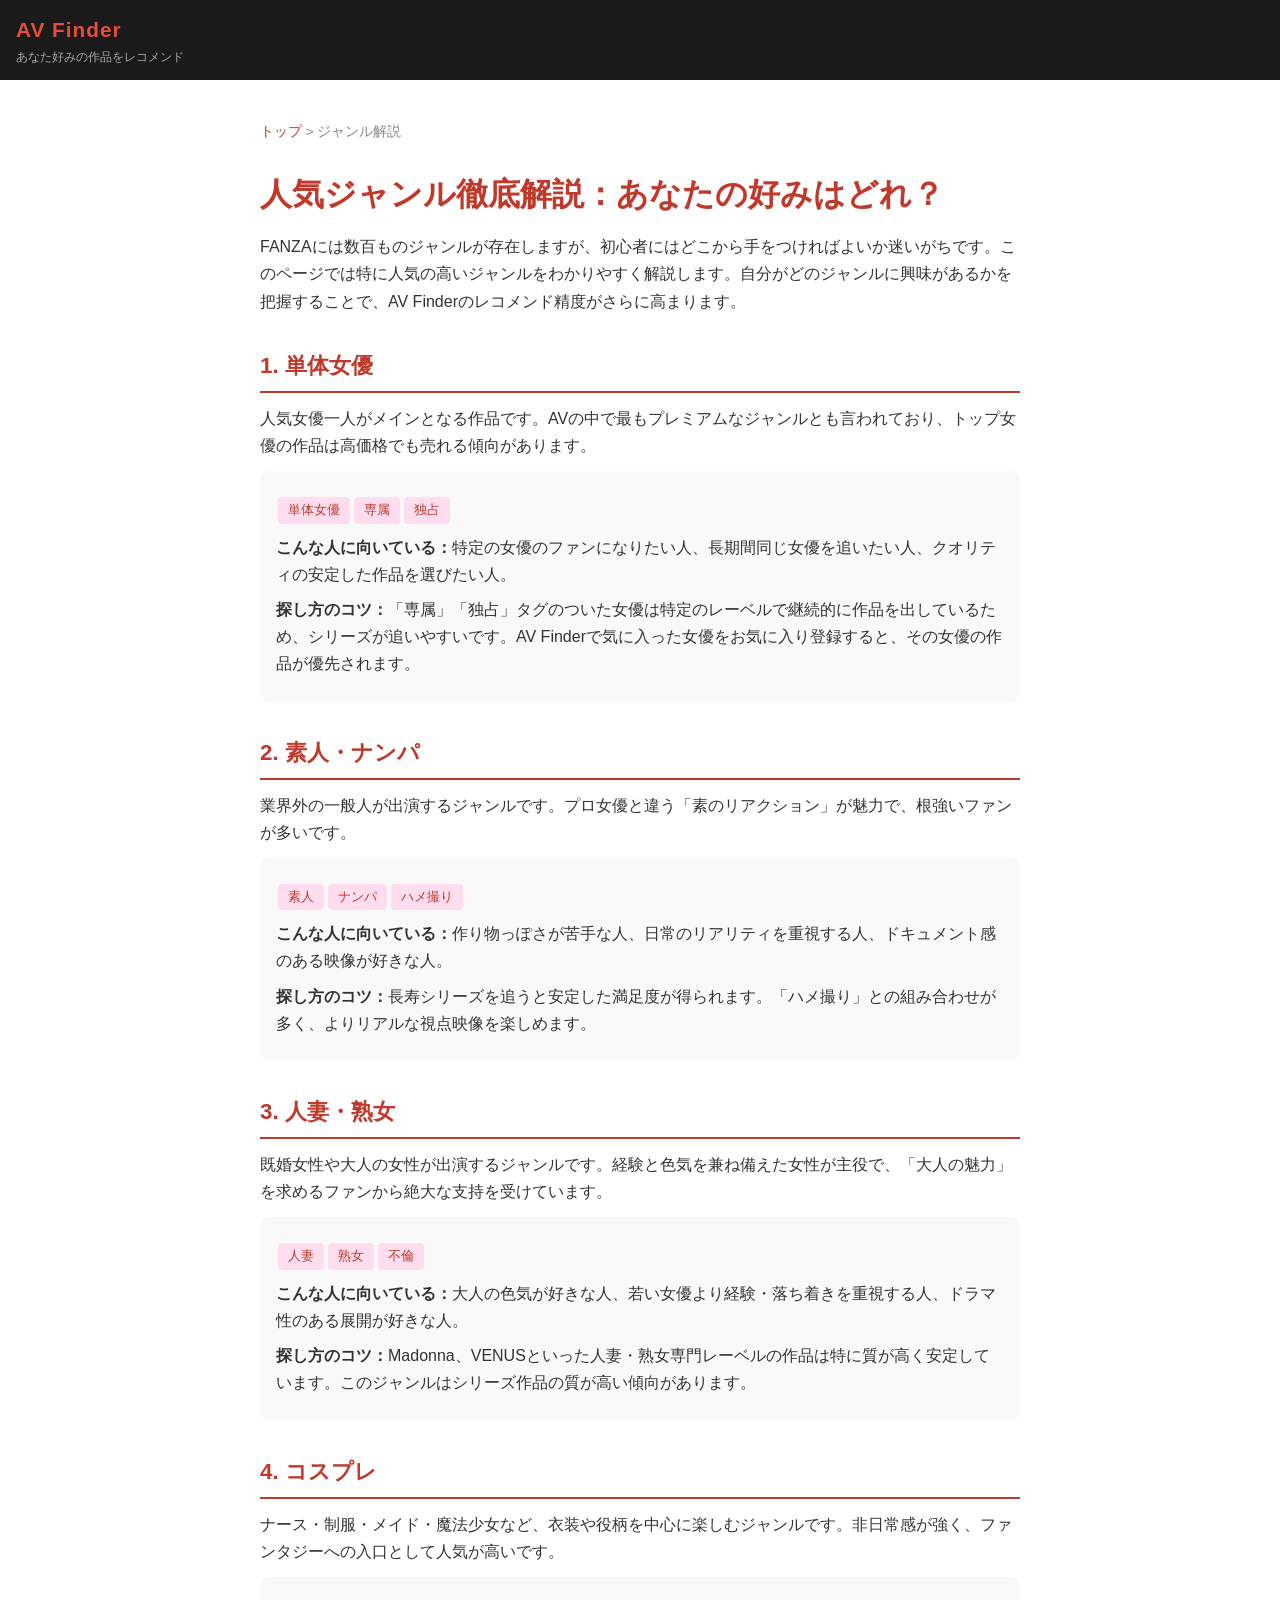
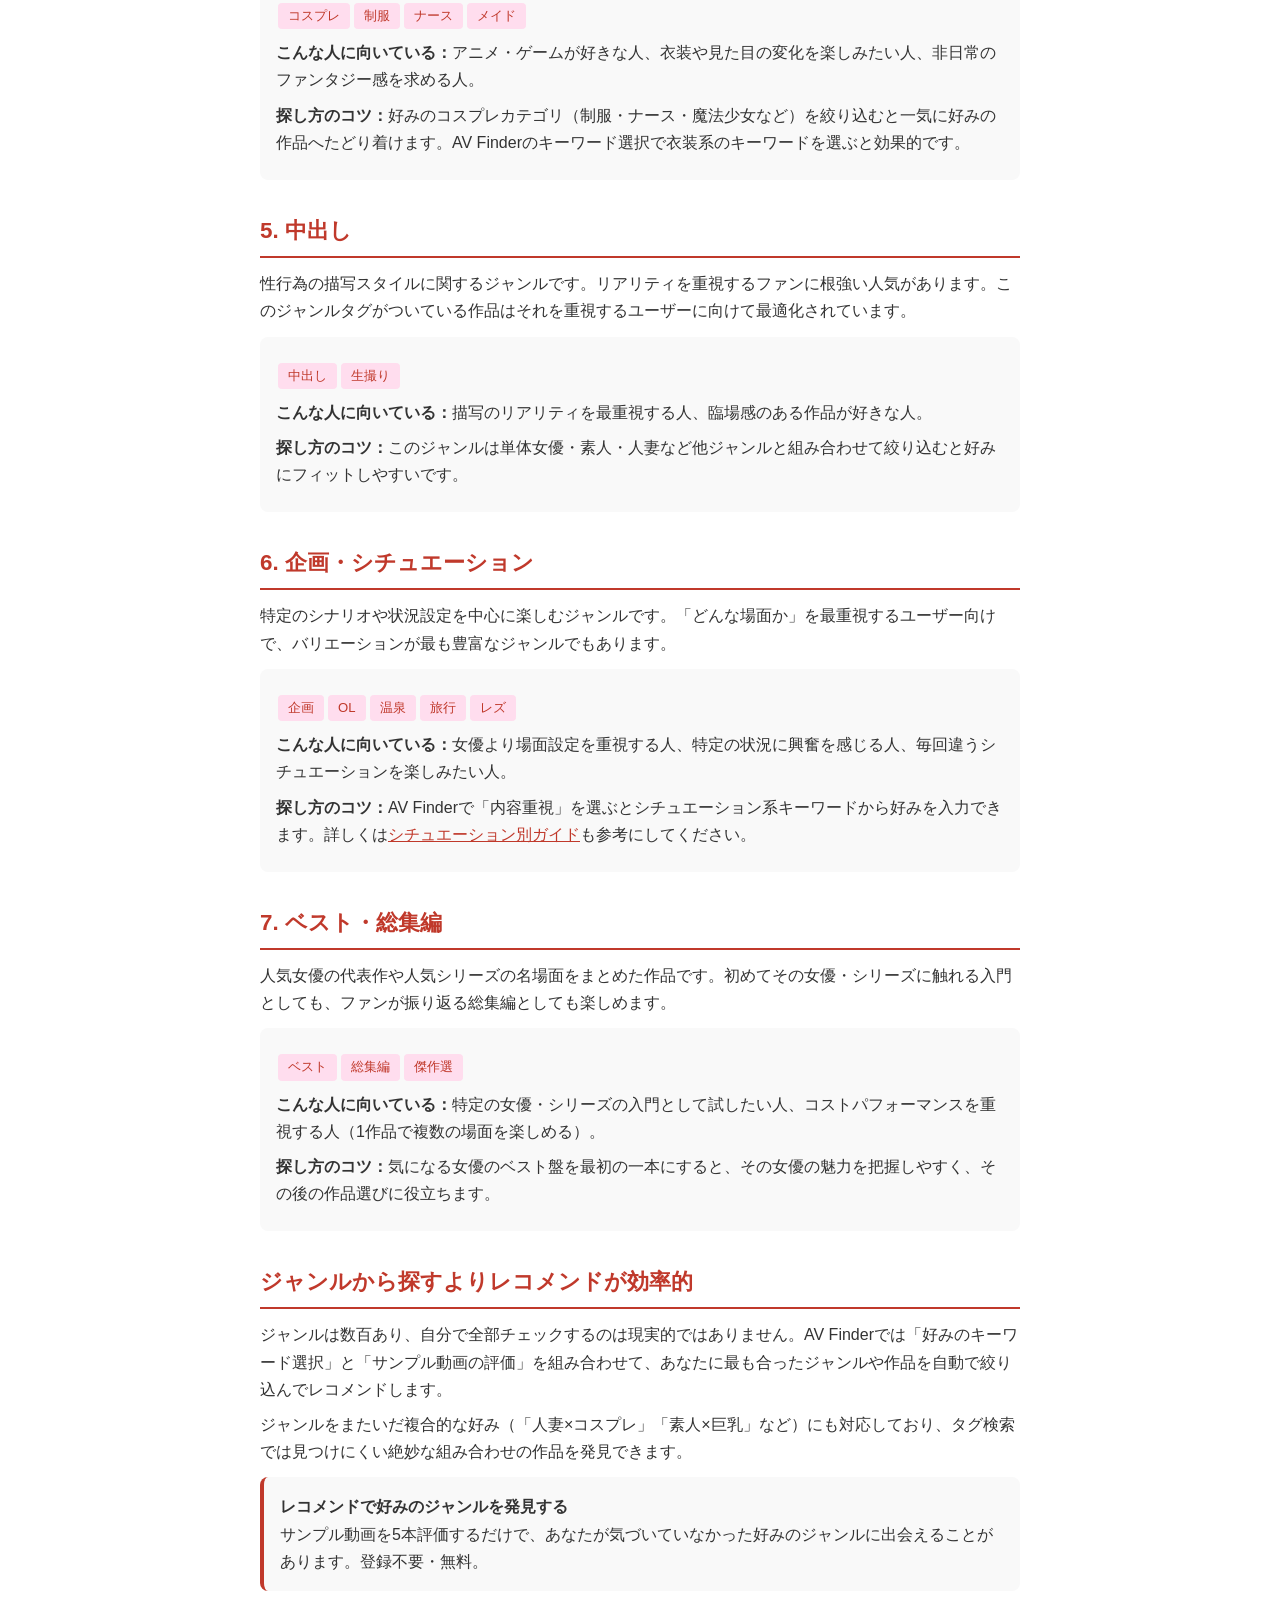
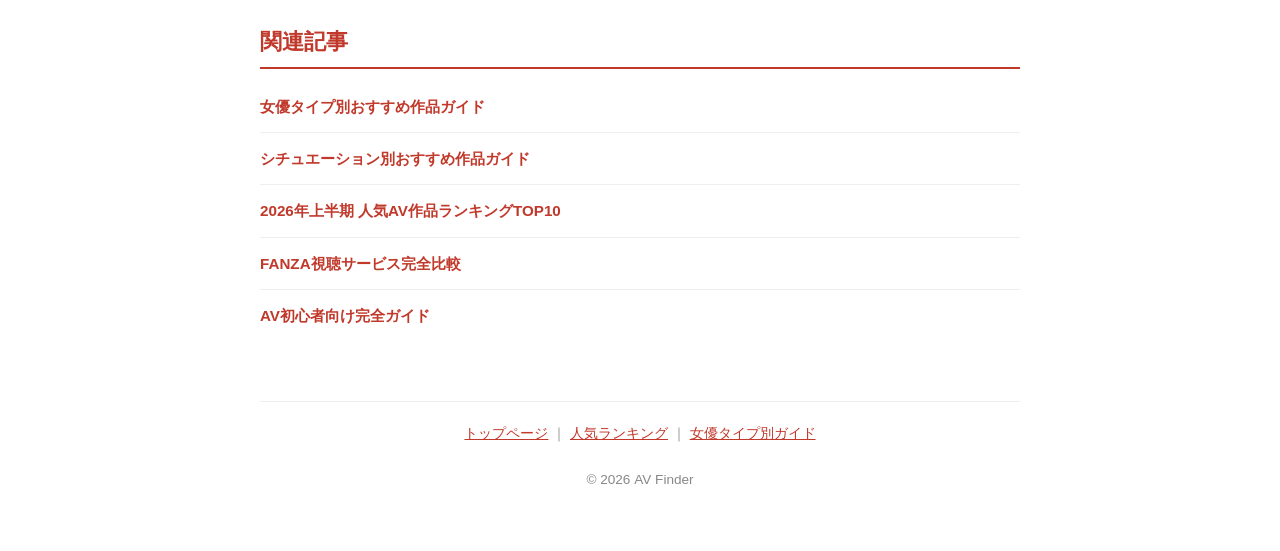
<file: articles/genres.html>
<!DOCTYPE html>
<html lang="ja">
<head>
  <meta charset="UTF-8">
  <meta name="viewport" content="width=device-width, initial-scale=1.0">
  <title>人気ジャンル徹底解説：あなたの好みはどれ？ - AV Finder</title>
  <link rel="stylesheet" href="../style.css">
</head>
<body>

<header>
  <a href="../index.html">
    <span class="site-title">AV Finder</span>
    <span class="site-subtitle">あなた好みの作品をレコメンド</span>
  </a>
</header>

<div class="container">
  <nav class="breadcrumb"><a href="../index.html">トップ</a> &gt; ジャンル解説</nav>

  <h1>人気ジャンル徹底解説：あなたの好みはどれ？</h1>
  <p>FANZAには数百ものジャンルが存在しますが、初心者にはどこから手をつければよいか迷いがちです。このページでは特に人気の高いジャンルをわかりやすく解説します。自分がどのジャンルに興味があるかを把握することで、AV Finderのレコメンド精度がさらに高まります。</p>

  <h2>1. 単体女優</h2>
  <p>人気女優一人がメインとなる作品です。AVの中で最もプレミアムなジャンルとも言われており、トップ女優の作品は高価格でも売れる傾向があります。</p>
  <div class="card">
    <p><span class="tag">単体女優</span><span class="tag">専属</span><span class="tag">独占</span></p>
    <p><strong>こんな人に向いている：</strong>特定の女優のファンになりたい人、長期間同じ女優を追いたい人、クオリティの安定した作品を選びたい人。</p>
    <p><strong>探し方のコツ：</strong>「専属」「独占」タグのついた女優は特定のレーベルで継続的に作品を出しているため、シリーズが追いやすいです。AV Finderで気に入った女優をお気に入り登録すると、その女優の作品が優先されます。</p>
  </div>

  <h2>2. 素人・ナンパ</h2>
  <p>業界外の一般人が出演するジャンルです。プロ女優と違う「素のリアクション」が魅力で、根強いファンが多いです。</p>
  <div class="card">
    <p><span class="tag">素人</span><span class="tag">ナンパ</span><span class="tag">ハメ撮り</span></p>
    <p><strong>こんな人に向いている：</strong>作り物っぽさが苦手な人、日常のリアリティを重視する人、ドキュメント感のある映像が好きな人。</p>
    <p><strong>探し方のコツ：</strong>長寿シリーズを追うと安定した満足度が得られます。「ハメ撮り」との組み合わせが多く、よりリアルな視点映像を楽しめます。</p>
  </div>

  <h2>3. 人妻・熟女</h2>
  <p>既婚女性や大人の女性が出演するジャンルです。経験と色気を兼ね備えた女性が主役で、「大人の魅力」を求めるファンから絶大な支持を受けています。</p>
  <div class="card">
    <p><span class="tag">人妻</span><span class="tag">熟女</span><span class="tag">不倫</span></p>
    <p><strong>こんな人に向いている：</strong>大人の色気が好きな人、若い女優より経験・落ち着きを重視する人、ドラマ性のある展開が好きな人。</p>
    <p><strong>探し方のコツ：</strong>Madonna、VENUSといった人妻・熟女専門レーベルの作品は特に質が高く安定しています。このジャンルはシリーズ作品の質が高い傾向があります。</p>
  </div>

  <h2>4. コスプレ</h2>
  <p>ナース・制服・メイド・魔法少女など、衣装や役柄を中心に楽しむジャンルです。非日常感が強く、ファンタジーへの入口として人気が高いです。</p>
  <div class="card">
    <p><span class="tag">コスプレ</span><span class="tag">制服</span><span class="tag">ナース</span><span class="tag">メイド</span></p>
    <p><strong>こんな人に向いている：</strong>アニメ・ゲームが好きな人、衣装や見た目の変化を楽しみたい人、非日常のファンタジー感を求める人。</p>
    <p><strong>探し方のコツ：</strong>好みのコスプレカテゴリ（制服・ナース・魔法少女など）を絞り込むと一気に好みの作品へたどり着けます。AV Finderのキーワード選択で衣装系のキーワードを選ぶと効果的です。</p>
  </div>

  <h2>5. 中出し</h2>
  <p>性行為の描写スタイルに関するジャンルです。リアリティを重視するファンに根強い人気があります。このジャンルタグがついている作品はそれを重視するユーザーに向けて最適化されています。</p>
  <div class="card">
    <p><span class="tag">中出し</span><span class="tag">生撮り</span></p>
    <p><strong>こんな人に向いている：</strong>描写のリアリティを最重視する人、臨場感のある作品が好きな人。</p>
    <p><strong>探し方のコツ：</strong>このジャンルは単体女優・素人・人妻など他ジャンルと組み合わせて絞り込むと好みにフィットしやすいです。</p>
  </div>

  <h2>6. 企画・シチュエーション</h2>
  <p>特定のシナリオや状況設定を中心に楽しむジャンルです。「どんな場面か」を最重視するユーザー向けで、バリエーションが最も豊富なジャンルでもあります。</p>
  <div class="card">
    <p><span class="tag">企画</span><span class="tag">OL</span><span class="tag">温泉</span><span class="tag">旅行</span><span class="tag">レズ</span></p>
    <p><strong>こんな人に向いている：</strong>女優より場面設定を重視する人、特定の状況に興奮を感じる人、毎回違うシチュエーションを楽しみたい人。</p>
    <p><strong>探し方のコツ：</strong>AV Finderで「内容重視」を選ぶとシチュエーション系キーワードから好みを入力できます。詳しくは<a href="situations.html">シチュエーション別ガイド</a>も参考にしてください。</p>
  </div>

  <h2>7. ベスト・総集編</h2>
  <p>人気女優の代表作や人気シリーズの名場面をまとめた作品です。初めてその女優・シリーズに触れる入門としても、ファンが振り返る総集編としても楽しめます。</p>
  <div class="card">
    <p><span class="tag">ベスト</span><span class="tag">総集編</span><span class="tag">傑作選</span></p>
    <p><strong>こんな人に向いている：</strong>特定の女優・シリーズの入門として試したい人、コストパフォーマンスを重視する人（1作品で複数の場面を楽しめる）。</p>
    <p><strong>探し方のコツ：</strong>気になる女優のベスト盤を最初の一本にすると、その女優の魅力を把握しやすく、その後の作品選びに役立ちます。</p>
  </div>

  <h2>ジャンルから探すよりレコメンドが効率的</h2>
  <p>ジャンルは数百あり、自分で全部チェックするのは現実的ではありません。AV Finderでは「好みのキーワード選択」と「サンプル動画の評価」を組み合わせて、あなたに最も合ったジャンルや作品を自動で絞り込んでレコメンドします。</p>
  <p>ジャンルをまたいだ複合的な好み（「人妻×コスプレ」「素人×巨乳」など）にも対応しており、タグ検索では見つけにくい絶妙な組み合わせの作品を発見できます。</p>

  <div class="card card-accent">
    <strong>レコメンドで好みのジャンルを発見する</strong><br>
    サンプル動画を5本評価するだけで、あなたが気づいていなかった好みのジャンルに出会えることがあります。登録不要・無料。
  </div>

  <h2>関連記事</h2>
  <ul class="article-list">
    <li><a href="actress.html">女優タイプ別おすすめ作品ガイド</a></li>
    <li><a href="situations.html">シチュエーション別おすすめ作品ガイド</a></li>
    <li><a href="ranking.html">2026年上半期 人気AV作品ランキングTOP10</a></li>
    <li><a href="services.html">FANZA視聴サービス完全比較</a></li>
    <li><a href="beginners.html">AV初心者向け完全ガイド</a></li>
  </ul>

  <footer>
    <a href="../index.html">トップページ</a> ｜
    <a href="ranking.html">人気ランキング</a> ｜
    <a href="actress.html">女優タイプ別ガイド</a><br><br>
    &copy; 2026 AV Finder
  </footer>

</div>
</body>
</html>
</file>
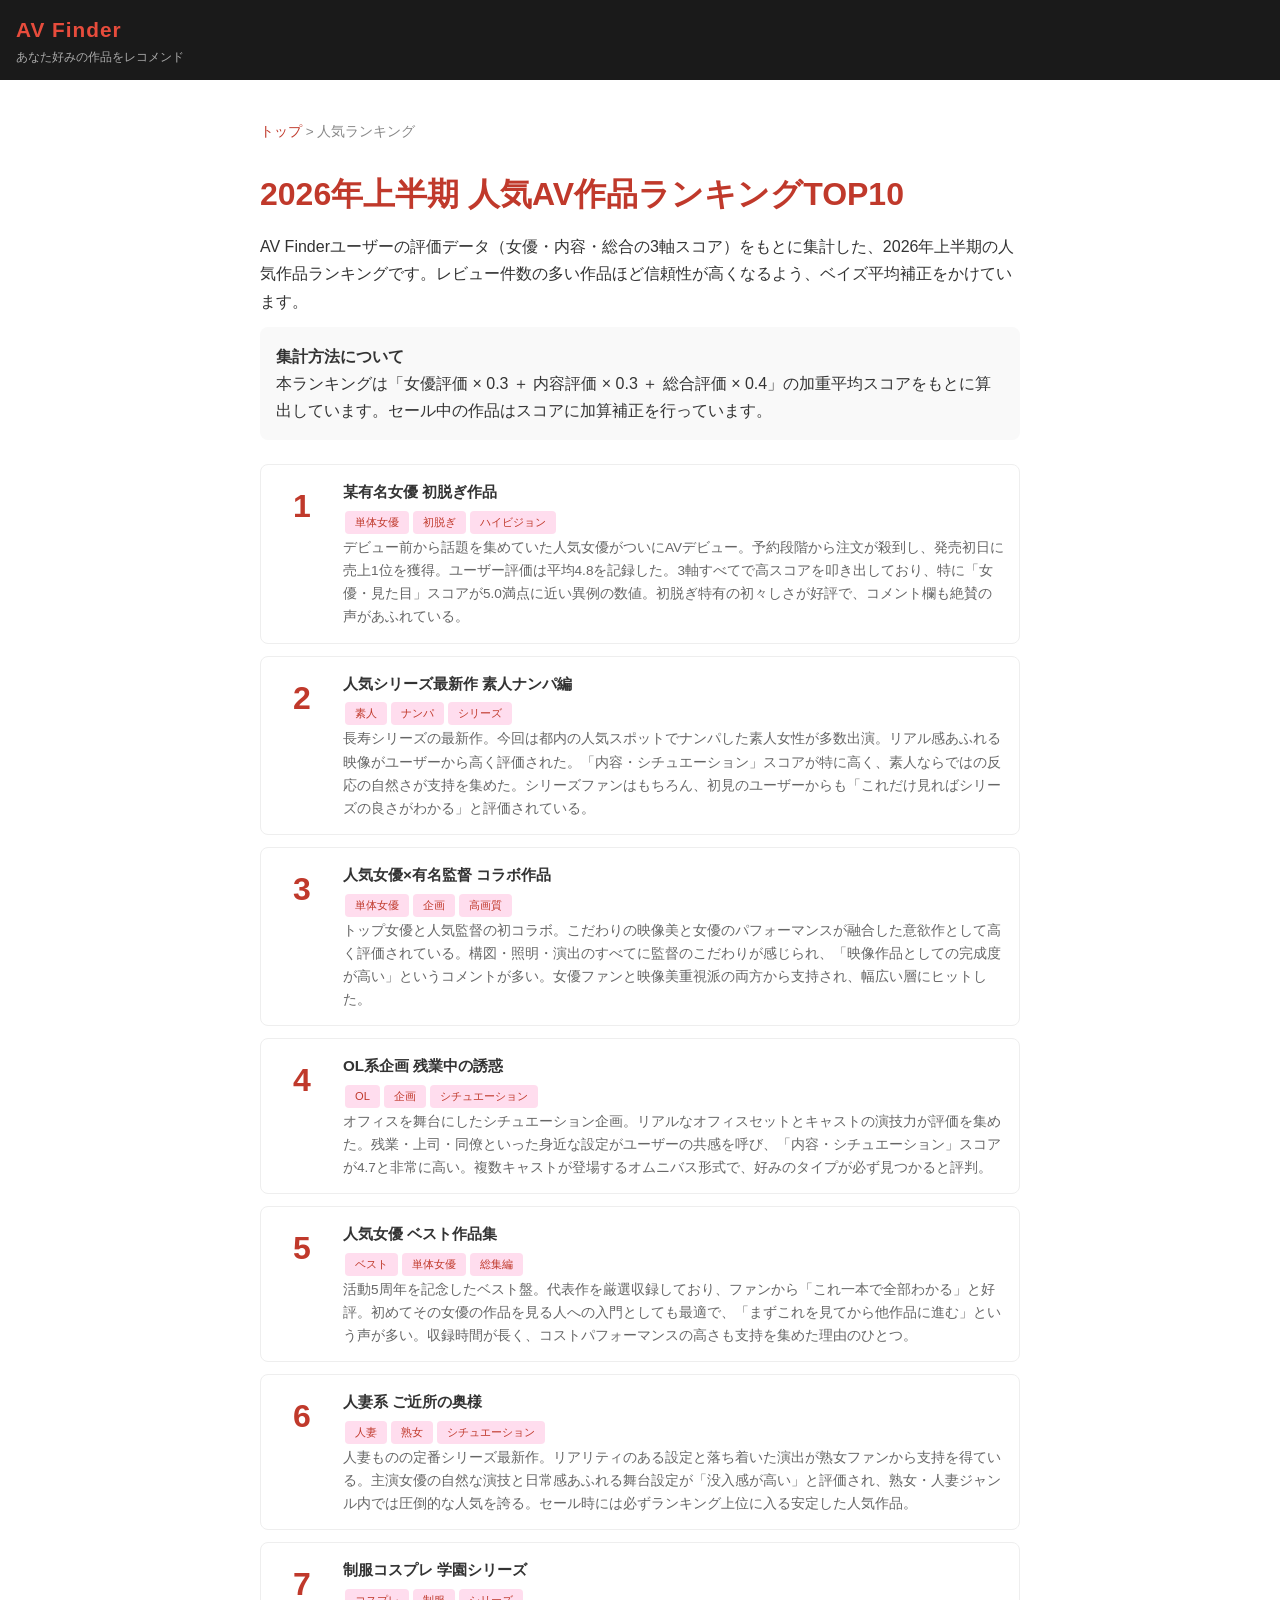
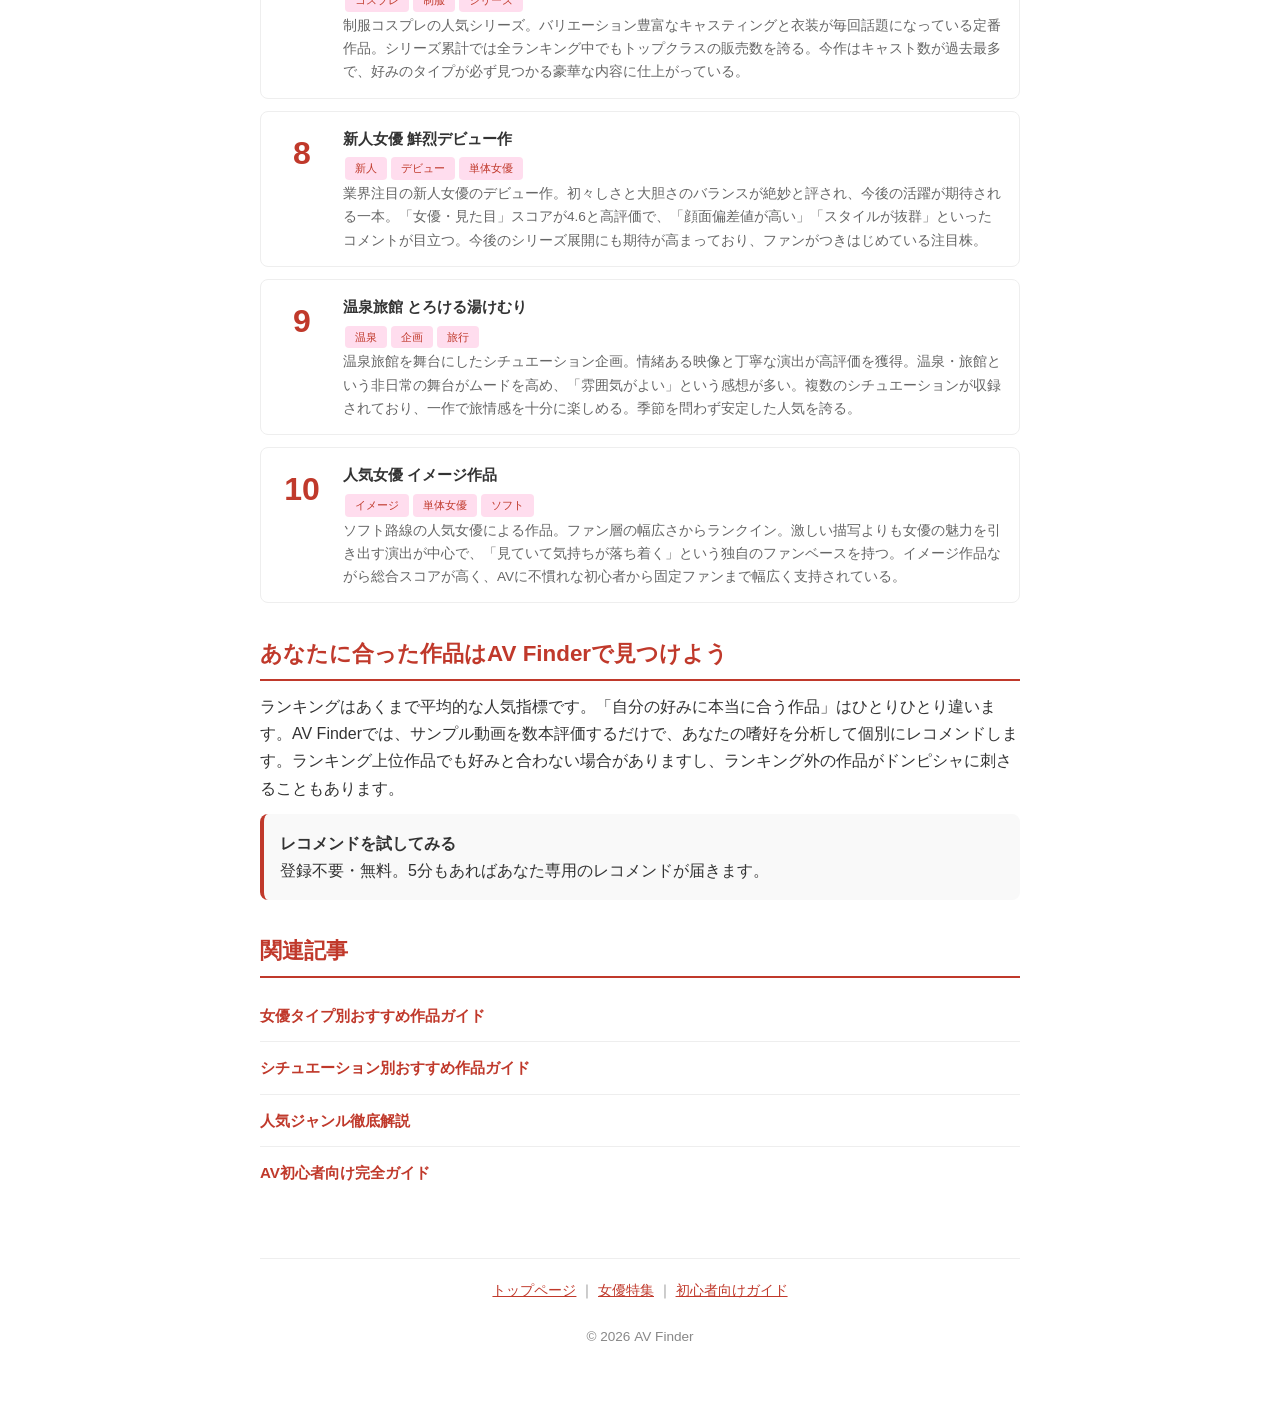
<file: articles/ranking.html>
<!DOCTYPE html>
<html lang="ja">
<head>
  <meta charset="UTF-8">
  <meta name="viewport" content="width=device-width, initial-scale=1.0">
  <title>2026年上半期 人気AV作品ランキングTOP10 - AV Finder</title>
  <link rel="stylesheet" href="../style.css">
</head>
<body>

<header>
  <a href="../index.html">
    <span class="site-title">AV Finder</span>
    <span class="site-subtitle">あなた好みの作品をレコメンド</span>
  </a>
</header>

<div class="container">
  <nav class="breadcrumb"><a href="../index.html">トップ</a> &gt; 人気ランキング</nav>

  <h1>2026年上半期 人気AV作品ランキングTOP10</h1>
  <p>AV Finderユーザーの評価データ（女優・内容・総合の3軸スコア）をもとに集計した、2026年上半期の人気作品ランキングです。レビュー件数の多い作品ほど信頼性が高くなるよう、ベイズ平均補正をかけています。</p>

  <div class="card" style="margin-bottom:24px;">
    <strong>集計方法について</strong><br>
    本ランキングは「女優評価 × 0.3 ＋ 内容評価 × 0.3 ＋ 総合評価 × 0.4」の加重平均スコアをもとに算出しています。セール中の作品はスコアに加算補正を行っています。
  </div>

  <div class="rank-item">
    <div class="rank-num">1</div>
    <div class="rank-info">
      <h3>某有名女優 初脱ぎ作品</h3>
      <p><span class="tag">単体女優</span><span class="tag">初脱ぎ</span><span class="tag">ハイビジョン</span></p>
      <p>デビュー前から話題を集めていた人気女優がついにAVデビュー。予約段階から注文が殺到し、発売初日に売上1位を獲得。ユーザー評価は平均4.8を記録した。3軸すべてで高スコアを叩き出しており、特に「女優・見た目」スコアが5.0満点に近い異例の数値。初脱ぎ特有の初々しさが好評で、コメント欄も絶賛の声があふれている。</p>
    </div>
  </div>

  <div class="rank-item">
    <div class="rank-num">2</div>
    <div class="rank-info">
      <h3>人気シリーズ最新作 素人ナンパ編</h3>
      <p><span class="tag">素人</span><span class="tag">ナンパ</span><span class="tag">シリーズ</span></p>
      <p>長寿シリーズの最新作。今回は都内の人気スポットでナンパした素人女性が多数出演。リアル感あふれる映像がユーザーから高く評価された。「内容・シチュエーション」スコアが特に高く、素人ならではの反応の自然さが支持を集めた。シリーズファンはもちろん、初見のユーザーからも「これだけ見ればシリーズの良さがわかる」と評価されている。</p>
    </div>
  </div>

  <div class="rank-item">
    <div class="rank-num">3</div>
    <div class="rank-info">
      <h3>人気女優×有名監督 コラボ作品</h3>
      <p><span class="tag">単体女優</span><span class="tag">企画</span><span class="tag">高画質</span></p>
      <p>トップ女優と人気監督の初コラボ。こだわりの映像美と女優のパフォーマンスが融合した意欲作として高く評価されている。構図・照明・演出のすべてに監督のこだわりが感じられ、「映像作品としての完成度が高い」というコメントが多い。女優ファンと映像美重視派の両方から支持され、幅広い層にヒットした。</p>
    </div>
  </div>

  <div class="rank-item">
    <div class="rank-num">4</div>
    <div class="rank-info">
      <h3>OL系企画 残業中の誘惑</h3>
      <p><span class="tag">OL</span><span class="tag">企画</span><span class="tag">シチュエーション</span></p>
      <p>オフィスを舞台にしたシチュエーション企画。リアルなオフィスセットとキャストの演技力が評価を集めた。残業・上司・同僚といった身近な設定がユーザーの共感を呼び、「内容・シチュエーション」スコアが4.7と非常に高い。複数キャストが登場するオムニバス形式で、好みのタイプが必ず見つかると評判。</p>
    </div>
  </div>

  <div class="rank-item">
    <div class="rank-num">5</div>
    <div class="rank-info">
      <h3>人気女優 ベスト作品集</h3>
      <p><span class="tag">ベスト</span><span class="tag">単体女優</span><span class="tag">総集編</span></p>
      <p>活動5周年を記念したベスト盤。代表作を厳選収録しており、ファンから「これ一本で全部わかる」と好評。初めてその女優の作品を見る人への入門としても最適で、「まずこれを見てから他作品に進む」という声が多い。収録時間が長く、コストパフォーマンスの高さも支持を集めた理由のひとつ。</p>
    </div>
  </div>

  <div class="rank-item">
    <div class="rank-num">6</div>
    <div class="rank-info">
      <h3>人妻系 ご近所の奥様</h3>
      <p><span class="tag">人妻</span><span class="tag">熟女</span><span class="tag">シチュエーション</span></p>
      <p>人妻ものの定番シリーズ最新作。リアリティのある設定と落ち着いた演出が熟女ファンから支持を得ている。主演女優の自然な演技と日常感あふれる舞台設定が「没入感が高い」と評価され、熟女・人妻ジャンル内では圧倒的な人気を誇る。セール時には必ずランキング上位に入る安定した人気作品。</p>
    </div>
  </div>

  <div class="rank-item">
    <div class="rank-num">7</div>
    <div class="rank-info">
      <h3>制服コスプレ 学園シリーズ</h3>
      <p><span class="tag">コスプレ</span><span class="tag">制服</span><span class="tag">シリーズ</span></p>
      <p>制服コスプレの人気シリーズ。バリエーション豊富なキャスティングと衣装が毎回話題になっている定番作品。シリーズ累計では全ランキング中でもトップクラスの販売数を誇る。今作はキャスト数が過去最多で、好みのタイプが必ず見つかる豪華な内容に仕上がっている。</p>
    </div>
  </div>

  <div class="rank-item">
    <div class="rank-num">8</div>
    <div class="rank-info">
      <h3>新人女優 鮮烈デビュー作</h3>
      <p><span class="tag">新人</span><span class="tag">デビュー</span><span class="tag">単体女優</span></p>
      <p>業界注目の新人女優のデビュー作。初々しさと大胆さのバランスが絶妙と評され、今後の活躍が期待される一本。「女優・見た目」スコアが4.6と高評価で、「顔面偏差値が高い」「スタイルが抜群」といったコメントが目立つ。今後のシリーズ展開にも期待が高まっており、ファンがつきはじめている注目株。</p>
    </div>
  </div>

  <div class="rank-item">
    <div class="rank-num">9</div>
    <div class="rank-info">
      <h3>温泉旅館 とろける湯けむり</h3>
      <p><span class="tag">温泉</span><span class="tag">企画</span><span class="tag">旅行</span></p>
      <p>温泉旅館を舞台にしたシチュエーション企画。情緒ある映像と丁寧な演出が高評価を獲得。温泉・旅館という非日常の舞台がムードを高め、「雰囲気がよい」という感想が多い。複数のシチュエーションが収録されており、一作で旅情感を十分に楽しめる。季節を問わず安定した人気を誇る。</p>
    </div>
  </div>

  <div class="rank-item">
    <div class="rank-num">10</div>
    <div class="rank-info">
      <h3>人気女優 イメージ作品</h3>
      <p><span class="tag">イメージ</span><span class="tag">単体女優</span><span class="tag">ソフト</span></p>
      <p>ソフト路線の人気女優による作品。ファン層の幅広さからランクイン。激しい描写よりも女優の魅力を引き出す演出が中心で、「見ていて気持ちが落ち着く」という独自のファンベースを持つ。イメージ作品ながら総合スコアが高く、AVに不慣れな初心者から固定ファンまで幅広く支持されている。</p>
    </div>
  </div>

  <h2>あなたに合った作品はAV Finderで見つけよう</h2>
  <p>ランキングはあくまで平均的な人気指標です。「自分の好みに本当に合う作品」はひとりひとり違います。AV Finderでは、サンプル動画を数本評価するだけで、あなたの嗜好を分析して個別にレコメンドします。ランキング上位作品でも好みと合わない場合がありますし、ランキング外の作品がドンピシャに刺さることもあります。</p>

  <div class="card card-accent">
    <strong>レコメンドを試してみる</strong><br>
    登録不要・無料。5分もあればあなた専用のレコメンドが届きます。
  </div>

  <h2>関連記事</h2>
  <ul class="article-list">
    <li><a href="actress.html">女優タイプ別おすすめ作品ガイド</a></li>
    <li><a href="situations.html">シチュエーション別おすすめ作品ガイド</a></li>
    <li><a href="genres.html">人気ジャンル徹底解説</a></li>
    <li><a href="beginners.html">AV初心者向け完全ガイド</a></li>
  </ul>

  <footer>
    <a href="../index.html">トップページ</a> ｜
    <a href="actress.html">女優特集</a> ｜
    <a href="beginners.html">初心者向けガイド</a><br><br>
    &copy; 2026 AV Finder
  </footer>

</div>
</body>
</html>
</file>
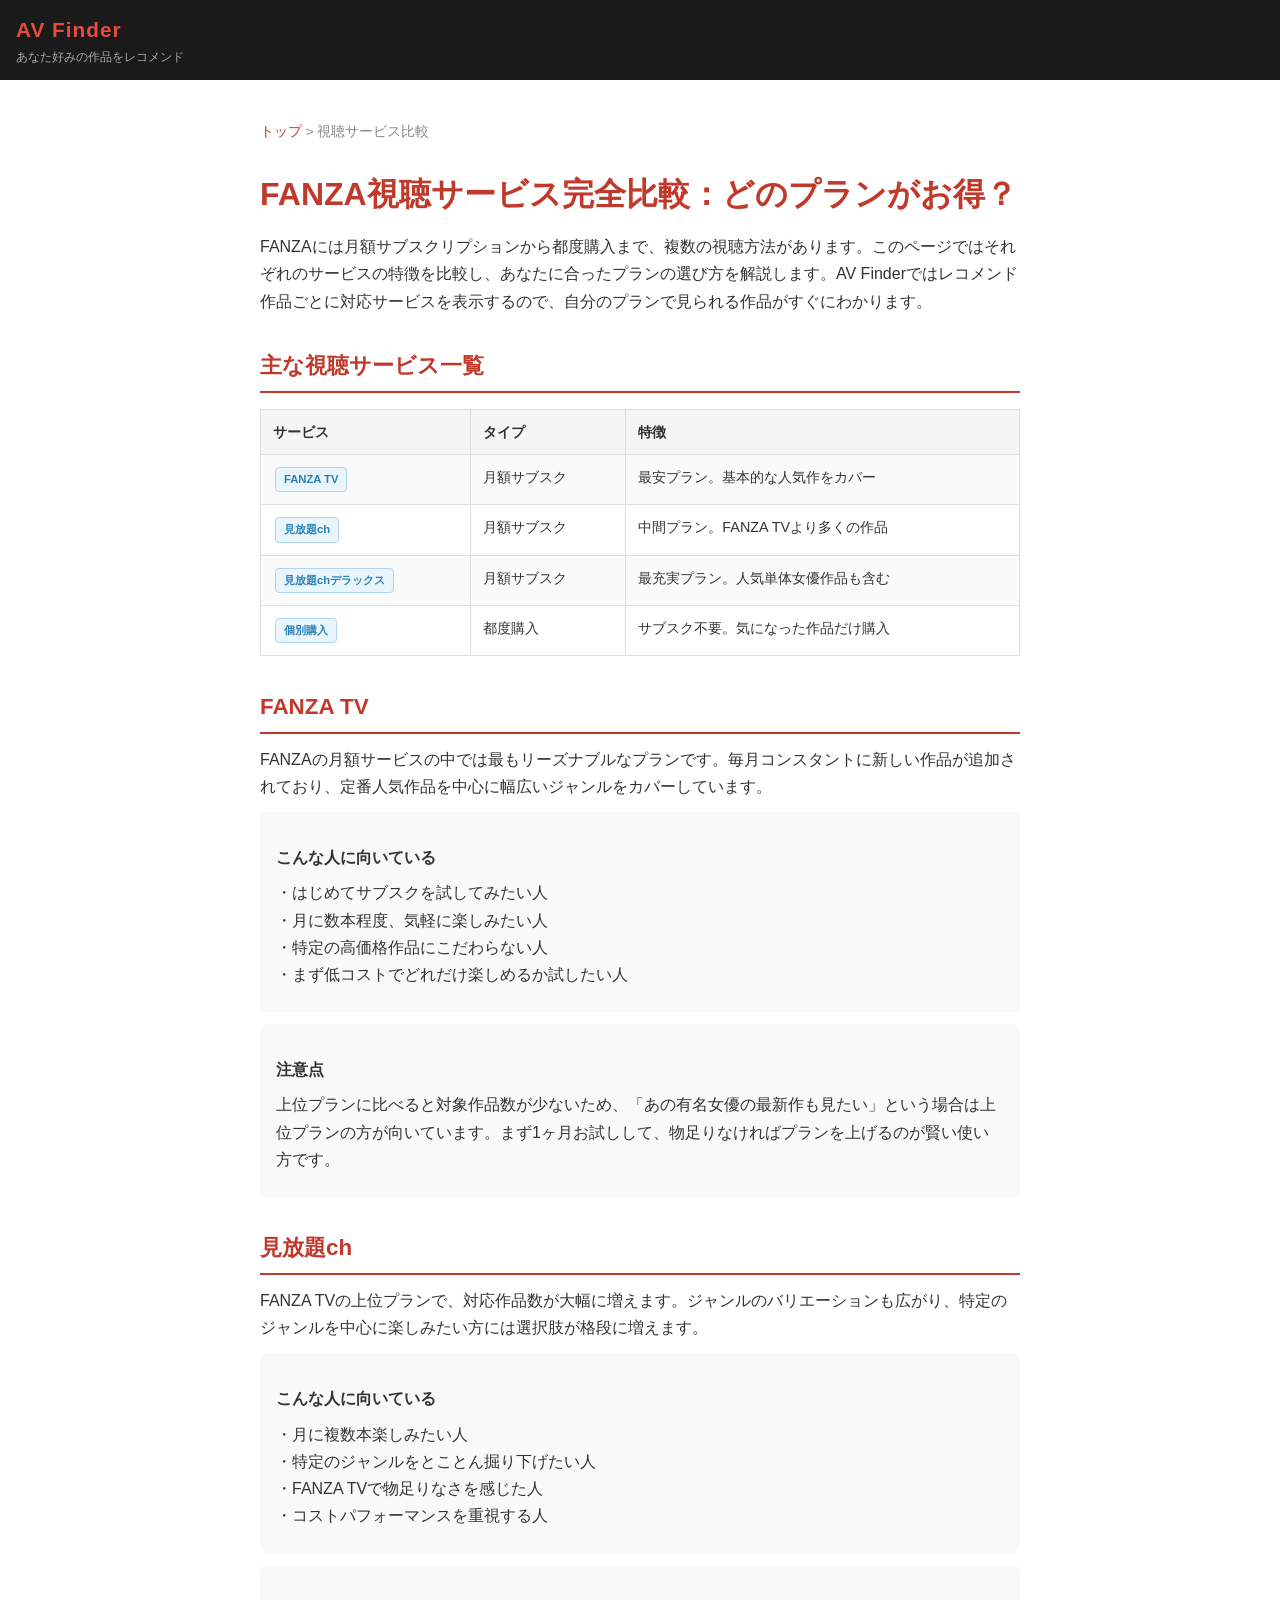
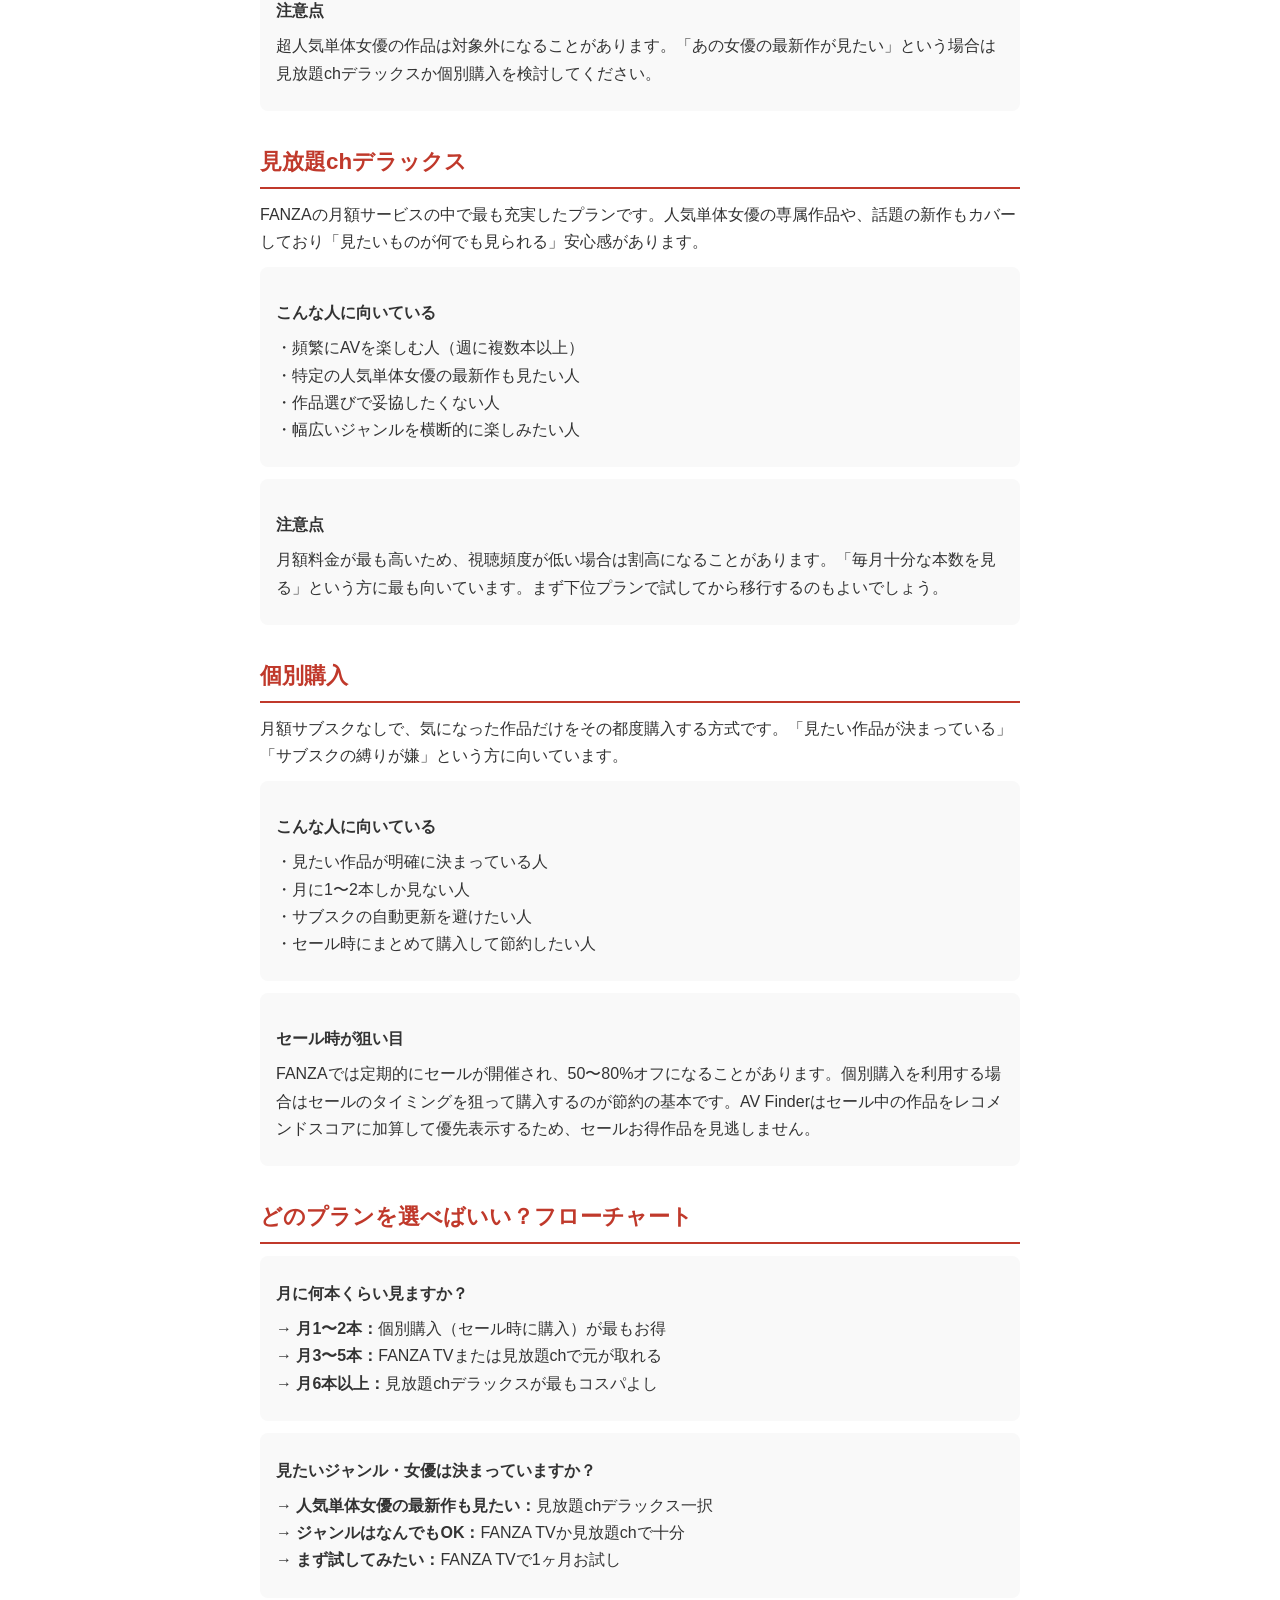
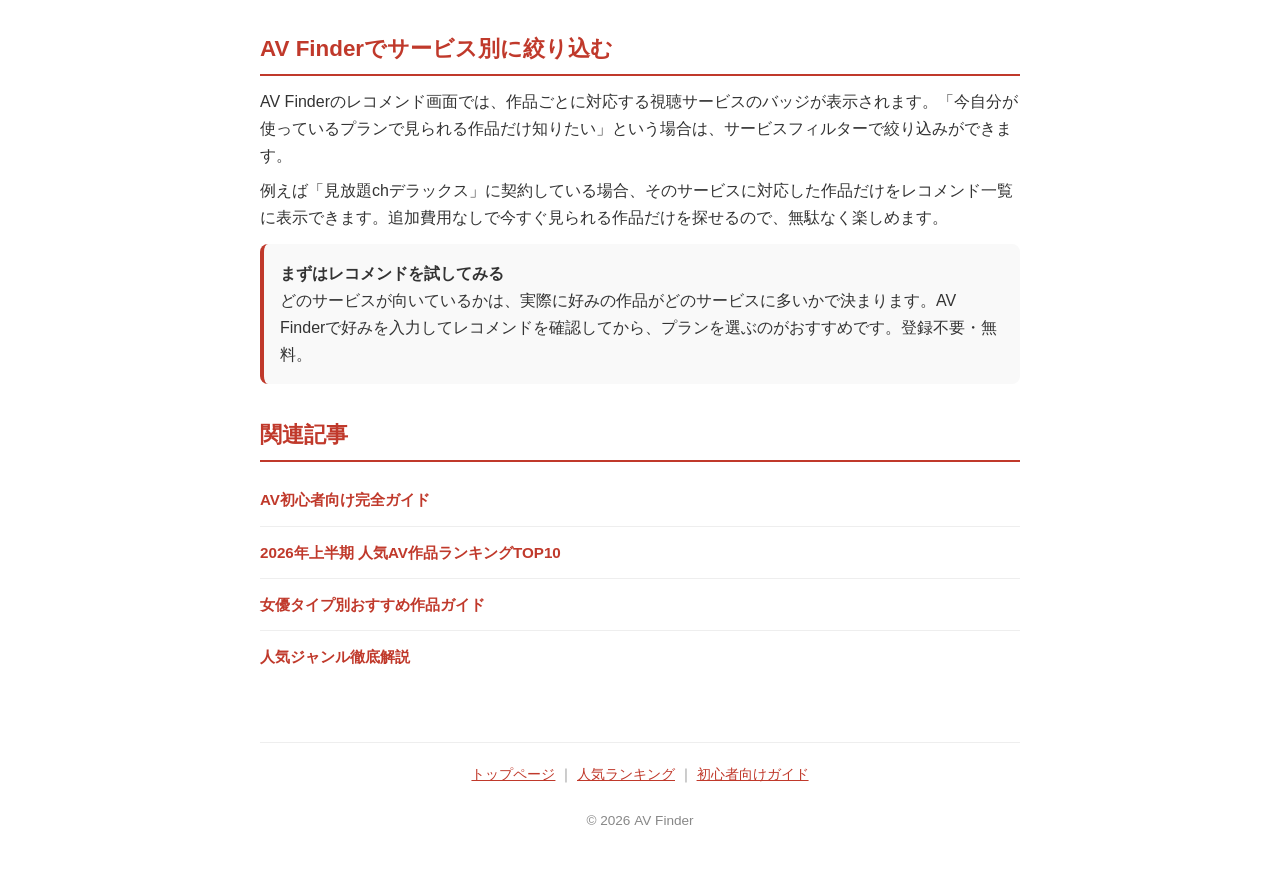
<file: articles/services.html>
<!DOCTYPE html>
<html lang="ja">
<head>
  <meta charset="UTF-8">
  <meta name="viewport" content="width=device-width, initial-scale=1.0">
  <title>FANZA視聴サービス完全比較：どのプランがお得？ - AV Finder</title>
  <link rel="stylesheet" href="../style.css">
  <style>
    .compare-table { width: 100%; border-collapse: collapse; margin: 16px 0; font-size: 0.9em; }
    .compare-table th, .compare-table td { border: 1px solid #ddd; padding: 10px 12px; text-align: left; vertical-align: top; }
    .compare-table th { background: #f5f5f5; font-weight: bold; }
    .compare-table tr:nth-child(even) td { background: #fafafa; }
    .check { color: #27ae60; font-weight: bold; }
    .cross { color: #bbb; }
    @media (max-width: 600px) {
      .compare-table { font-size: 0.8em; }
      .compare-table th, .compare-table td { padding: 7px 8px; }
    }
  </style>
</head>
<body>

<header>
  <a href="../index.html">
    <span class="site-title">AV Finder</span>
    <span class="site-subtitle">あなた好みの作品をレコメンド</span>
  </a>
</header>

<div class="container">
  <nav class="breadcrumb"><a href="../index.html">トップ</a> &gt; 視聴サービス比較</nav>

  <h1>FANZA視聴サービス完全比較：どのプランがお得？</h1>
  <p>FANZAには月額サブスクリプションから都度購入まで、複数の視聴方法があります。このページではそれぞれのサービスの特徴を比較し、あなたに合ったプランの選び方を解説します。AV Finderではレコメンド作品ごとに対応サービスを表示するので、自分のプランで見られる作品がすぐにわかります。</p>

  <h2>主な視聴サービス一覧</h2>

  <table class="compare-table">
    <tr>
      <th>サービス</th>
      <th>タイプ</th>
      <th>特徴</th>
    </tr>
    <tr>
      <td><span class="badge badge-service">FANZA TV</span></td>
      <td>月額サブスク</td>
      <td>最安プラン。基本的な人気作をカバー</td>
    </tr>
    <tr>
      <td><span class="badge badge-service">見放題ch</span></td>
      <td>月額サブスク</td>
      <td>中間プラン。FANZA TVより多くの作品</td>
    </tr>
    <tr>
      <td><span class="badge badge-service">見放題chデラックス</span></td>
      <td>月額サブスク</td>
      <td>最充実プラン。人気単体女優作品も含む</td>
    </tr>
    <tr>
      <td><span class="badge badge-service">個別購入</span></td>
      <td>都度購入</td>
      <td>サブスク不要。気になった作品だけ購入</td>
    </tr>
  </table>

  <h2>FANZA TV</h2>
  <p>FANZAの月額サービスの中では最もリーズナブルなプランです。毎月コンスタントに新しい作品が追加されており、定番人気作品を中心に幅広いジャンルをカバーしています。</p>
  <div class="card">
    <h3>こんな人に向いている</h3>
    <p>・はじめてサブスクを試してみたい人<br>
    ・月に数本程度、気軽に楽しみたい人<br>
    ・特定の高価格作品にこだわらない人<br>
    ・まず低コストでどれだけ楽しめるか試したい人</p>
  </div>
  <div class="card">
    <h3>注意点</h3>
    <p>上位プランに比べると対象作品数が少ないため、「あの有名女優の最新作も見たい」という場合は上位プランの方が向いています。まず1ヶ月お試しして、物足りなければプランを上げるのが賢い使い方です。</p>
  </div>

  <h2>見放題ch</h2>
  <p>FANZA TVの上位プランで、対応作品数が大幅に増えます。ジャンルのバリエーションも広がり、特定のジャンルを中心に楽しみたい方には選択肢が格段に増えます。</p>
  <div class="card">
    <h3>こんな人に向いている</h3>
    <p>・月に複数本楽しみたい人<br>
    ・特定のジャンルをとことん掘り下げたい人<br>
    ・FANZA TVで物足りなさを感じた人<br>
    ・コストパフォーマンスを重視する人</p>
  </div>
  <div class="card">
    <h3>注意点</h3>
    <p>超人気単体女優の作品は対象外になることがあります。「あの女優の最新作が見たい」という場合は見放題chデラックスか個別購入を検討してください。</p>
  </div>

  <h2>見放題chデラックス</h2>
  <p>FANZAの月額サービスの中で最も充実したプランです。人気単体女優の専属作品や、話題の新作もカバーしており「見たいものが何でも見られる」安心感があります。</p>
  <div class="card">
    <h3>こんな人に向いている</h3>
    <p>・頻繁にAVを楽しむ人（週に複数本以上）<br>
    ・特定の人気単体女優の最新作も見たい人<br>
    ・作品選びで妥協したくない人<br>
    ・幅広いジャンルを横断的に楽しみたい人</p>
  </div>
  <div class="card">
    <h3>注意点</h3>
    <p>月額料金が最も高いため、視聴頻度が低い場合は割高になることがあります。「毎月十分な本数を見る」という方に最も向いています。まず下位プランで試してから移行するのもよいでしょう。</p>
  </div>

  <h2>個別購入</h2>
  <p>月額サブスクなしで、気になった作品だけをその都度購入する方式です。「見たい作品が決まっている」「サブスクの縛りが嫌」という方に向いています。</p>
  <div class="card">
    <h3>こんな人に向いている</h3>
    <p>・見たい作品が明確に決まっている人<br>
    ・月に1〜2本しか見ない人<br>
    ・サブスクの自動更新を避けたい人<br>
    ・セール時にまとめて購入して節約したい人</p>
  </div>
  <div class="card">
    <h3>セール時が狙い目</h3>
    <p>FANZAでは定期的にセールが開催され、50〜80%オフになることがあります。個別購入を利用する場合はセールのタイミングを狙って購入するのが節約の基本です。AV Finderはセール中の作品をレコメンドスコアに加算して優先表示するため、セールお得作品を見逃しません。</p>
  </div>

  <h2>どのプランを選べばいい？フローチャート</h2>
  <div class="card">
    <p><strong>月に何本くらい見ますか？</strong></p>
    <p>→ <strong>月1〜2本：</strong>個別購入（セール時に購入）が最もお得<br>
    → <strong>月3〜5本：</strong>FANZA TVまたは見放題chで元が取れる<br>
    → <strong>月6本以上：</strong>見放題chデラックスが最もコスパよし</p>
  </div>
  <div class="card">
    <p><strong>見たいジャンル・女優は決まっていますか？</strong></p>
    <p>→ <strong>人気単体女優の最新作も見たい：</strong>見放題chデラックス一択<br>
    → <strong>ジャンルはなんでもOK：</strong>FANZA TVか見放題chで十分<br>
    → <strong>まず試してみたい：</strong>FANZA TVで1ヶ月お試し</p>
  </div>

  <h2>AV Finderでサービス別に絞り込む</h2>
  <p>AV Finderのレコメンド画面では、作品ごとに対応する視聴サービスのバッジが表示されます。「今自分が使っているプランで見られる作品だけ知りたい」という場合は、サービスフィルターで絞り込みができます。</p>
  <p>例えば「見放題chデラックス」に契約している場合、そのサービスに対応した作品だけをレコメンド一覧に表示できます。追加費用なしで今すぐ見られる作品だけを探せるので、無駄なく楽しめます。</p>

  <div class="card card-accent">
    <strong>まずはレコメンドを試してみる</strong><br>
    どのサービスが向いているかは、実際に好みの作品がどのサービスに多いかで決まります。AV Finderで好みを入力してレコメンドを確認してから、プランを選ぶのがおすすめです。登録不要・無料。
  </div>

  <h2>関連記事</h2>
  <ul class="article-list">
    <li><a href="beginners.html">AV初心者向け完全ガイド</a></li>
    <li><a href="ranking.html">2026年上半期 人気AV作品ランキングTOP10</a></li>
    <li><a href="actress.html">女優タイプ別おすすめ作品ガイド</a></li>
    <li><a href="genres.html">人気ジャンル徹底解説</a></li>
  </ul>

  <footer>
    <a href="../index.html">トップページ</a> ｜
    <a href="ranking.html">人気ランキング</a> ｜
    <a href="beginners.html">初心者向けガイド</a><br><br>
    &copy; 2026 AV Finder
  </footer>

</div>
</body>
</html>
</file>
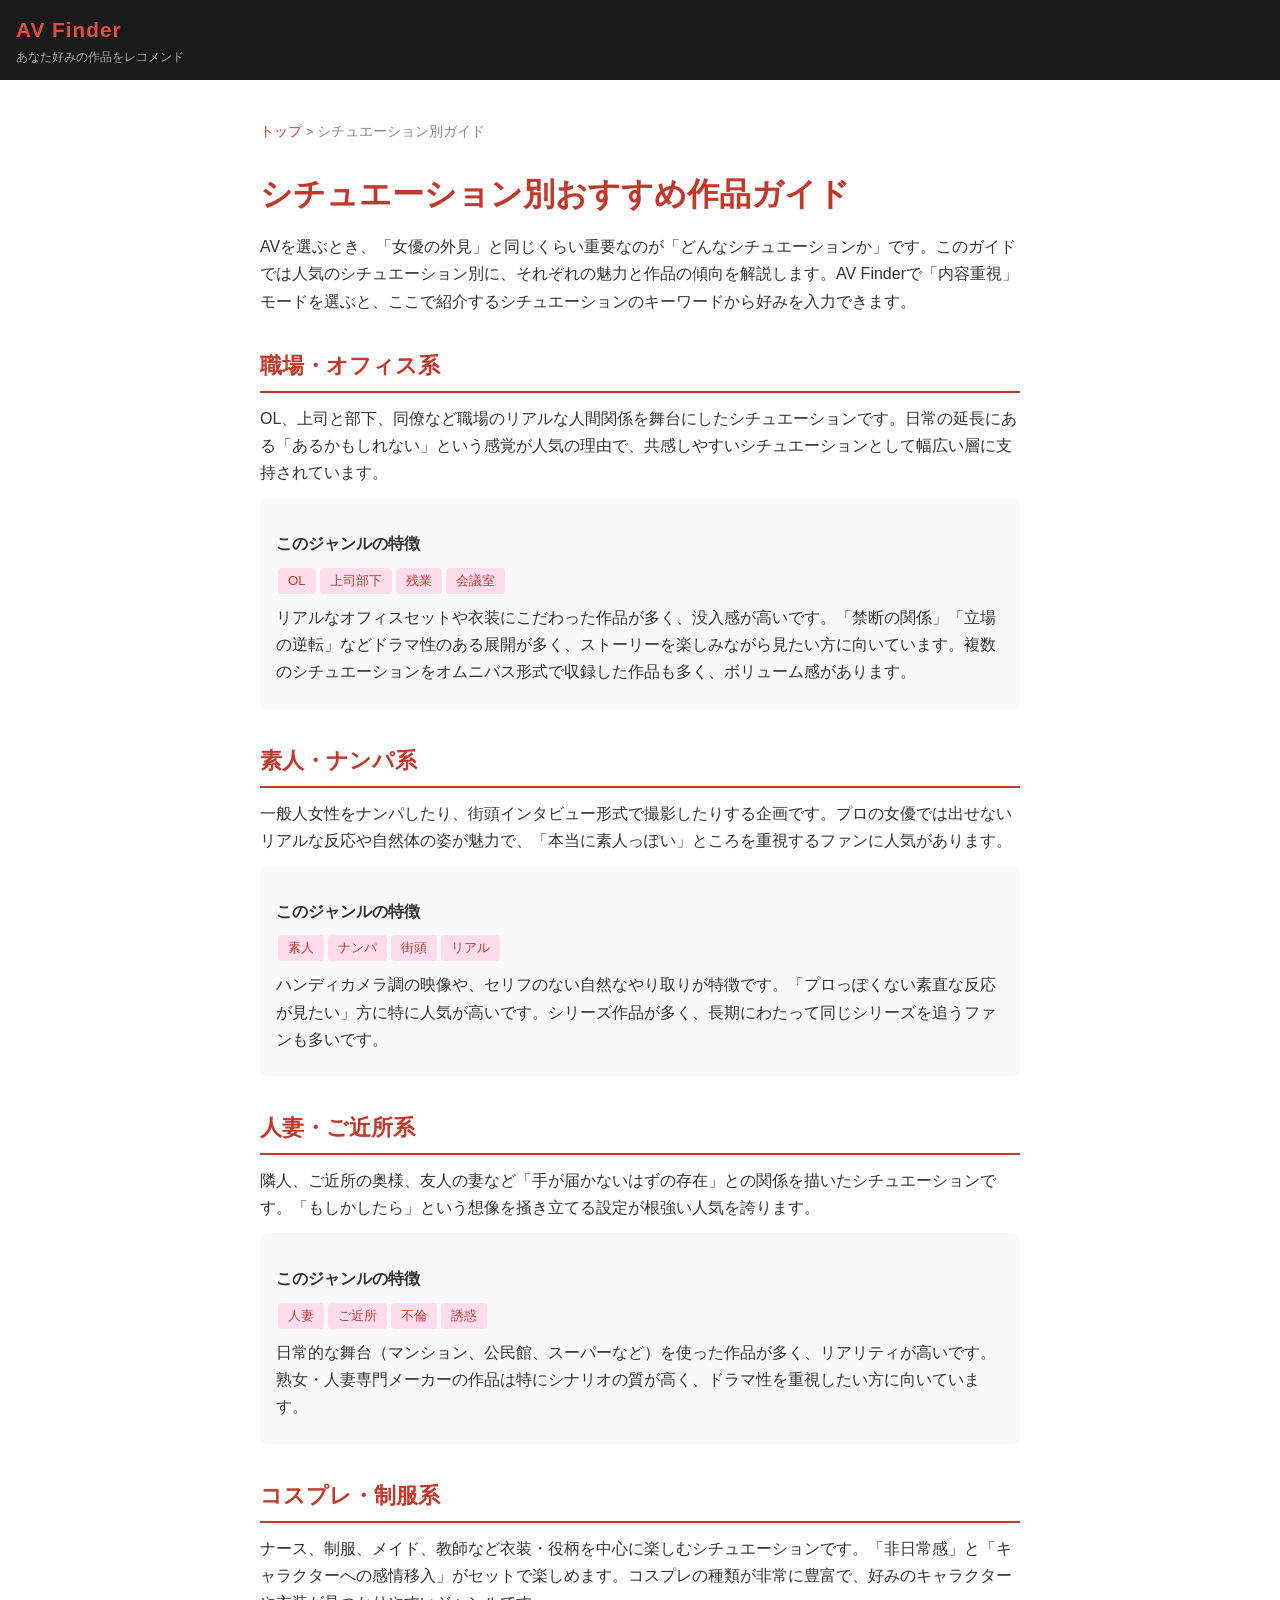
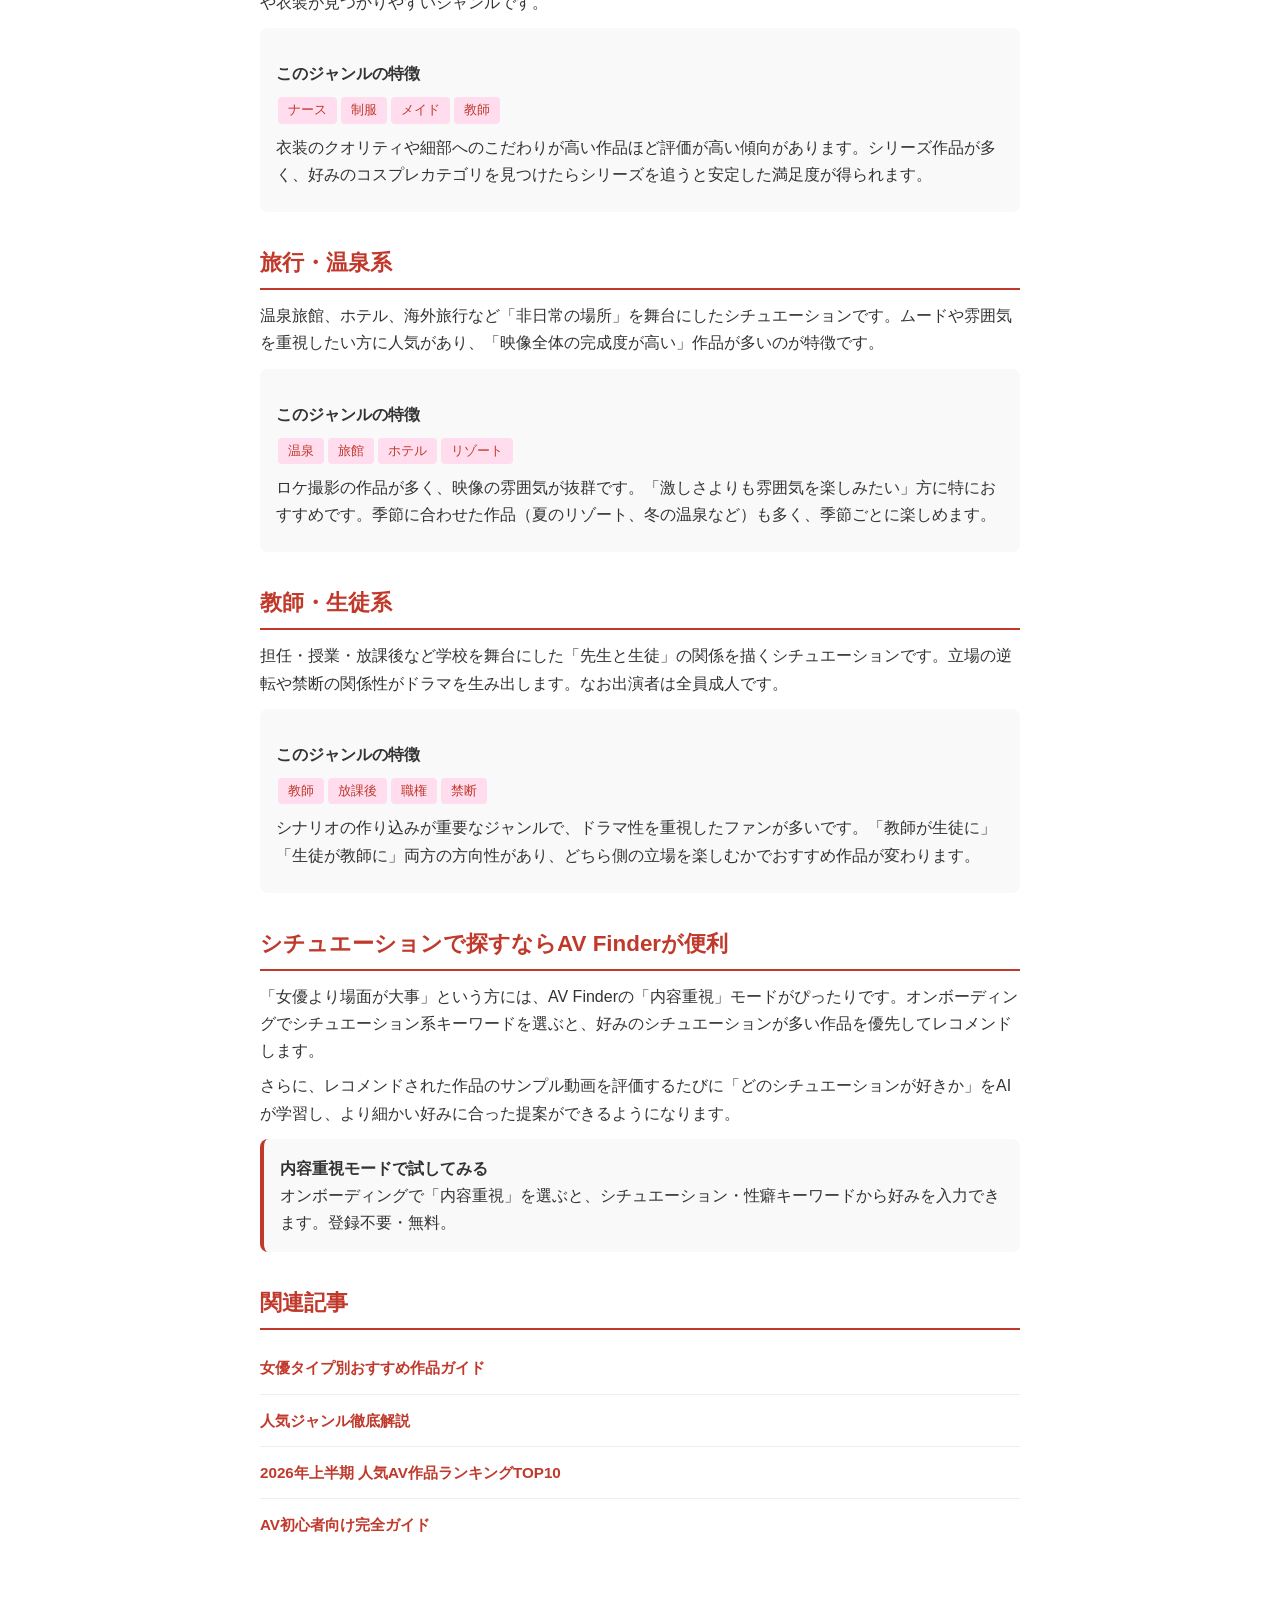
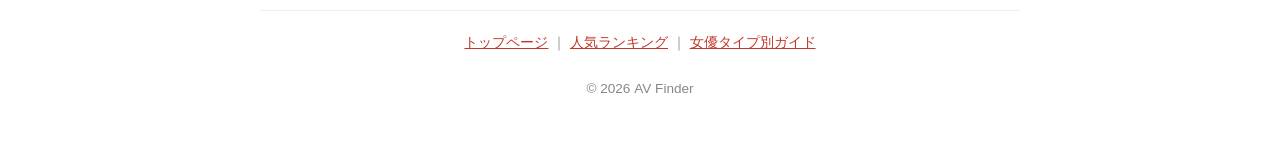
<file: articles/situations.html>
<!DOCTYPE html>
<html lang="ja">
<head>
  <meta charset="UTF-8">
  <meta name="viewport" content="width=device-width, initial-scale=1.0">
  <title>シチュエーション別おすすめ作品ガイド - AV Finder</title>
  <link rel="stylesheet" href="../style.css">
</head>
<body>

<header>
  <a href="../index.html">
    <span class="site-title">AV Finder</span>
    <span class="site-subtitle">あなた好みの作品をレコメンド</span>
  </a>
</header>

<div class="container">
  <nav class="breadcrumb"><a href="../index.html">トップ</a> &gt; シチュエーション別ガイド</nav>

  <h1>シチュエーション別おすすめ作品ガイド</h1>
  <p>AVを選ぶとき、「女優の外見」と同じくらい重要なのが「どんなシチュエーションか」です。このガイドでは人気のシチュエーション別に、それぞれの魅力と作品の傾向を解説します。AV Finderで「内容重視」モードを選ぶと、ここで紹介するシチュエーションのキーワードから好みを入力できます。</p>

  <h2>職場・オフィス系</h2>
  <p>OL、上司と部下、同僚など職場のリアルな人間関係を舞台にしたシチュエーションです。日常の延長にある「あるかもしれない」という感覚が人気の理由で、共感しやすいシチュエーションとして幅広い層に支持されています。</p>
  <div class="card">
    <h3>このジャンルの特徴</h3>
    <p><span class="tag">OL</span><span class="tag">上司部下</span><span class="tag">残業</span><span class="tag">会議室</span></p>
    <p>リアルなオフィスセットや衣装にこだわった作品が多く、没入感が高いです。「禁断の関係」「立場の逆転」などドラマ性のある展開が多く、ストーリーを楽しみながら見たい方に向いています。複数のシチュエーションをオムニバス形式で収録した作品も多く、ボリューム感があります。</p>
  </div>

  <h2>素人・ナンパ系</h2>
  <p>一般人女性をナンパしたり、街頭インタビュー形式で撮影したりする企画です。プロの女優では出せないリアルな反応や自然体の姿が魅力で、「本当に素人っぽい」ところを重視するファンに人気があります。</p>
  <div class="card">
    <h3>このジャンルの特徴</h3>
    <p><span class="tag">素人</span><span class="tag">ナンパ</span><span class="tag">街頭</span><span class="tag">リアル</span></p>
    <p>ハンディカメラ調の映像や、セリフのない自然なやり取りが特徴です。「プロっぽくない素直な反応が見たい」方に特に人気が高いです。シリーズ作品が多く、長期にわたって同じシリーズを追うファンも多いです。</p>
  </div>

  <h2>人妻・ご近所系</h2>
  <p>隣人、ご近所の奥様、友人の妻など「手が届かないはずの存在」との関係を描いたシチュエーションです。「もしかしたら」という想像を掻き立てる設定が根強い人気を誇ります。</p>
  <div class="card">
    <h3>このジャンルの特徴</h3>
    <p><span class="tag">人妻</span><span class="tag">ご近所</span><span class="tag">不倫</span><span class="tag">誘惑</span></p>
    <p>日常的な舞台（マンション、公民館、スーパーなど）を使った作品が多く、リアリティが高いです。熟女・人妻専門メーカーの作品は特にシナリオの質が高く、ドラマ性を重視したい方に向いています。</p>
  </div>

  <h2>コスプレ・制服系</h2>
  <p>ナース、制服、メイド、教師など衣装・役柄を中心に楽しむシチュエーションです。「非日常感」と「キャラクターへの感情移入」がセットで楽しめます。コスプレの種類が非常に豊富で、好みのキャラクターや衣装が見つかりやすいジャンルです。</p>
  <div class="card">
    <h3>このジャンルの特徴</h3>
    <p><span class="tag">ナース</span><span class="tag">制服</span><span class="tag">メイド</span><span class="tag">教師</span></p>
    <p>衣装のクオリティや細部へのこだわりが高い作品ほど評価が高い傾向があります。シリーズ作品が多く、好みのコスプレカテゴリを見つけたらシリーズを追うと安定した満足度が得られます。</p>
  </div>

  <h2>旅行・温泉系</h2>
  <p>温泉旅館、ホテル、海外旅行など「非日常の場所」を舞台にしたシチュエーションです。ムードや雰囲気を重視したい方に人気があり、「映像全体の完成度が高い」作品が多いのが特徴です。</p>
  <div class="card">
    <h3>このジャンルの特徴</h3>
    <p><span class="tag">温泉</span><span class="tag">旅館</span><span class="tag">ホテル</span><span class="tag">リゾート</span></p>
    <p>ロケ撮影の作品が多く、映像の雰囲気が抜群です。「激しさよりも雰囲気を楽しみたい」方に特におすすめです。季節に合わせた作品（夏のリゾート、冬の温泉など）も多く、季節ごとに楽しめます。</p>
  </div>

  <h2>教師・生徒系</h2>
  <p>担任・授業・放課後など学校を舞台にした「先生と生徒」の関係を描くシチュエーションです。立場の逆転や禁断の関係性がドラマを生み出します。なお出演者は全員成人です。</p>
  <div class="card">
    <h3>このジャンルの特徴</h3>
    <p><span class="tag">教師</span><span class="tag">放課後</span><span class="tag">職権</span><span class="tag">禁断</span></p>
    <p>シナリオの作り込みが重要なジャンルで、ドラマ性を重視したファンが多いです。「教師が生徒に」「生徒が教師に」両方の方向性があり、どちら側の立場を楽しむかでおすすめ作品が変わります。</p>
  </div>

  <h2>シチュエーションで探すならAV Finderが便利</h2>
  <p>「女優より場面が大事」という方には、AV Finderの「内容重視」モードがぴったりです。オンボーディングでシチュエーション系キーワードを選ぶと、好みのシチュエーションが多い作品を優先してレコメンドします。</p>
  <p>さらに、レコメンドされた作品のサンプル動画を評価するたびに「どのシチュエーションが好きか」をAIが学習し、より細かい好みに合った提案ができるようになります。</p>

  <div class="card card-accent">
    <strong>内容重視モードで試してみる</strong><br>
    オンボーディングで「内容重視」を選ぶと、シチュエーション・性癖キーワードから好みを入力できます。登録不要・無料。
  </div>

  <h2>関連記事</h2>
  <ul class="article-list">
    <li><a href="actress.html">女優タイプ別おすすめ作品ガイド</a></li>
    <li><a href="genres.html">人気ジャンル徹底解説</a></li>
    <li><a href="ranking.html">2026年上半期 人気AV作品ランキングTOP10</a></li>
    <li><a href="beginners.html">AV初心者向け完全ガイド</a></li>
  </ul>

  <footer>
    <a href="../index.html">トップページ</a> ｜
    <a href="ranking.html">人気ランキング</a> ｜
    <a href="actress.html">女優タイプ別ガイド</a><br><br>
    &copy; 2026 AV Finder
  </footer>

</div>
</body>
</html>
</file>
<file: style.css>
/* =============================================
   AV Finder 共通スタイル（モバイルファースト）
   ============================================= */

* { box-sizing: border-box; margin: 0; padding: 0; }

body {
  font-family: -apple-system, BlinkMacSystemFont, "Hiragino Sans", "Yu Gothic", sans-serif;
  color: #333;
  background: #fff;
  font-size: 16px;
  line-height: 1.7;
}

/* レイアウト */
.container {
  max-width: 800px;
  margin: 0 auto;
  padding: 24px 16px;
}

/* ヘッダー */
header {
  background: #1a1a1a;
  padding: 12px 16px;
  position: sticky;
  top: 0;
  z-index: 100;
}
header a { text-decoration: none; }
.site-title {
  color: #e74c3c;
  font-size: 1.3em;
  font-weight: bold;
  letter-spacing: 1px;
}
.site-subtitle {
  color: #aaa;
  font-size: 0.75em;
  display: block;
}

/* 見出し */
h1 { font-size: 1.6em; color: #c0392b; margin: 24px 0 12px; }
h2 { font-size: 1.2em; color: #c0392b; margin: 32px 0 12px; border-bottom: 2px solid #c0392b; padding-bottom: 6px; }
h3 { font-size: 1em; margin: 16px 0 8px; }
p  { margin: 8px 0; }

/* リンク */
a { color: #c0392b; }

/* カード */
.card {
  background: #f9f9f9;
  border-radius: 8px;
  padding: 16px;
  margin: 12px 0;
}
.card-accent {
  border-left: 4px solid #c0392b;
}

/* タグ */
.tag {
  display: inline-block;
  background: #fde;
  border-radius: 4px;
  padding: 2px 10px;
  font-size: 0.82em;
  margin: 2px;
  color: #c0392b;
}

/* ボタン */
.btn {
  display: inline-block;
  background: #c0392b;
  color: #fff;
  padding: 12px 24px;
  border-radius: 6px;
  text-decoration: none;
  font-weight: bold;
  font-size: 1em;
  text-align: center;
}
.btn:hover { background: #a93226; color: #fff; }
.btn-block { display: block; width: 100%; }

/* ステップ */
.step {
  display: flex;
  gap: 14px;
  margin: 14px 0;
  align-items: flex-start;
}
.step-num {
  background: #c0392b;
  color: #fff;
  border-radius: 50%;
  width: 32px;
  height: 32px;
  display: flex;
  align-items: center;
  justify-content: center;
  font-weight: bold;
  flex-shrink: 0;
  font-size: 0.9em;
}
.step-body h3 { margin: 0 0 4px; font-size: 1em; }
.step-body p  { margin: 0; font-size: 0.9em; color: #555; }

/* ランキング */
.rank-item {
  display: flex;
  gap: 14px;
  align-items: flex-start;
  border: 1px solid #eee;
  border-radius: 8px;
  padding: 14px;
  margin: 12px 0;
}
.rank-num {
  font-size: 1.8em;
  font-weight: bold;
  color: #c0392b;
  min-width: 44px;
  text-align: center;
  flex-shrink: 0;
}
.rank-info h3 { margin: 0 0 4px; font-size: 0.95em; }
.rank-info p  { margin: 0; font-size: 0.85em; color: #666; }

/* ナビ */
nav.breadcrumb {
  font-size: 0.85em;
  margin-bottom: 16px;
  color: #888;
}
nav.breadcrumb a { color: #c0392b; text-decoration: none; }

/* フッター */
footer {
  margin-top: 60px;
  font-size: 0.85em;
  color: #888;
  border-top: 1px solid #eee;
  padding: 20px 0;
  text-align: center;
}
footer a { color: #c0392b; }

/* 記事リスト */
.article-list { list-style: none; }
.article-list li {
  border-bottom: 1px solid #eee;
  padding: 12px 0;
}
.article-list li:last-child { border-bottom: none; }
.article-list a {
  text-decoration: none;
  font-weight: bold;
  font-size: 0.95em;
}

/* サービスバッジ */
.badge {
  display: inline-block;
  font-size: 0.78em;
  padding: 2px 8px;
  border-radius: 4px;
  margin: 2px;
  font-weight: bold;
}
.badge-sale    { background: #e74c3c; color: #fff; }
.badge-service { background: #eaf4fb; color: #2980b9; border: 1px solid #aed6f1; }

/* PC向け調整 */
@media (min-width: 600px) {
  .container { padding: 40px 20px; }
  h1 { font-size: 2em; }
  h2 { font-size: 1.4em; }
  .rank-num { font-size: 2em; min-width: 54px; }
}
</file>
